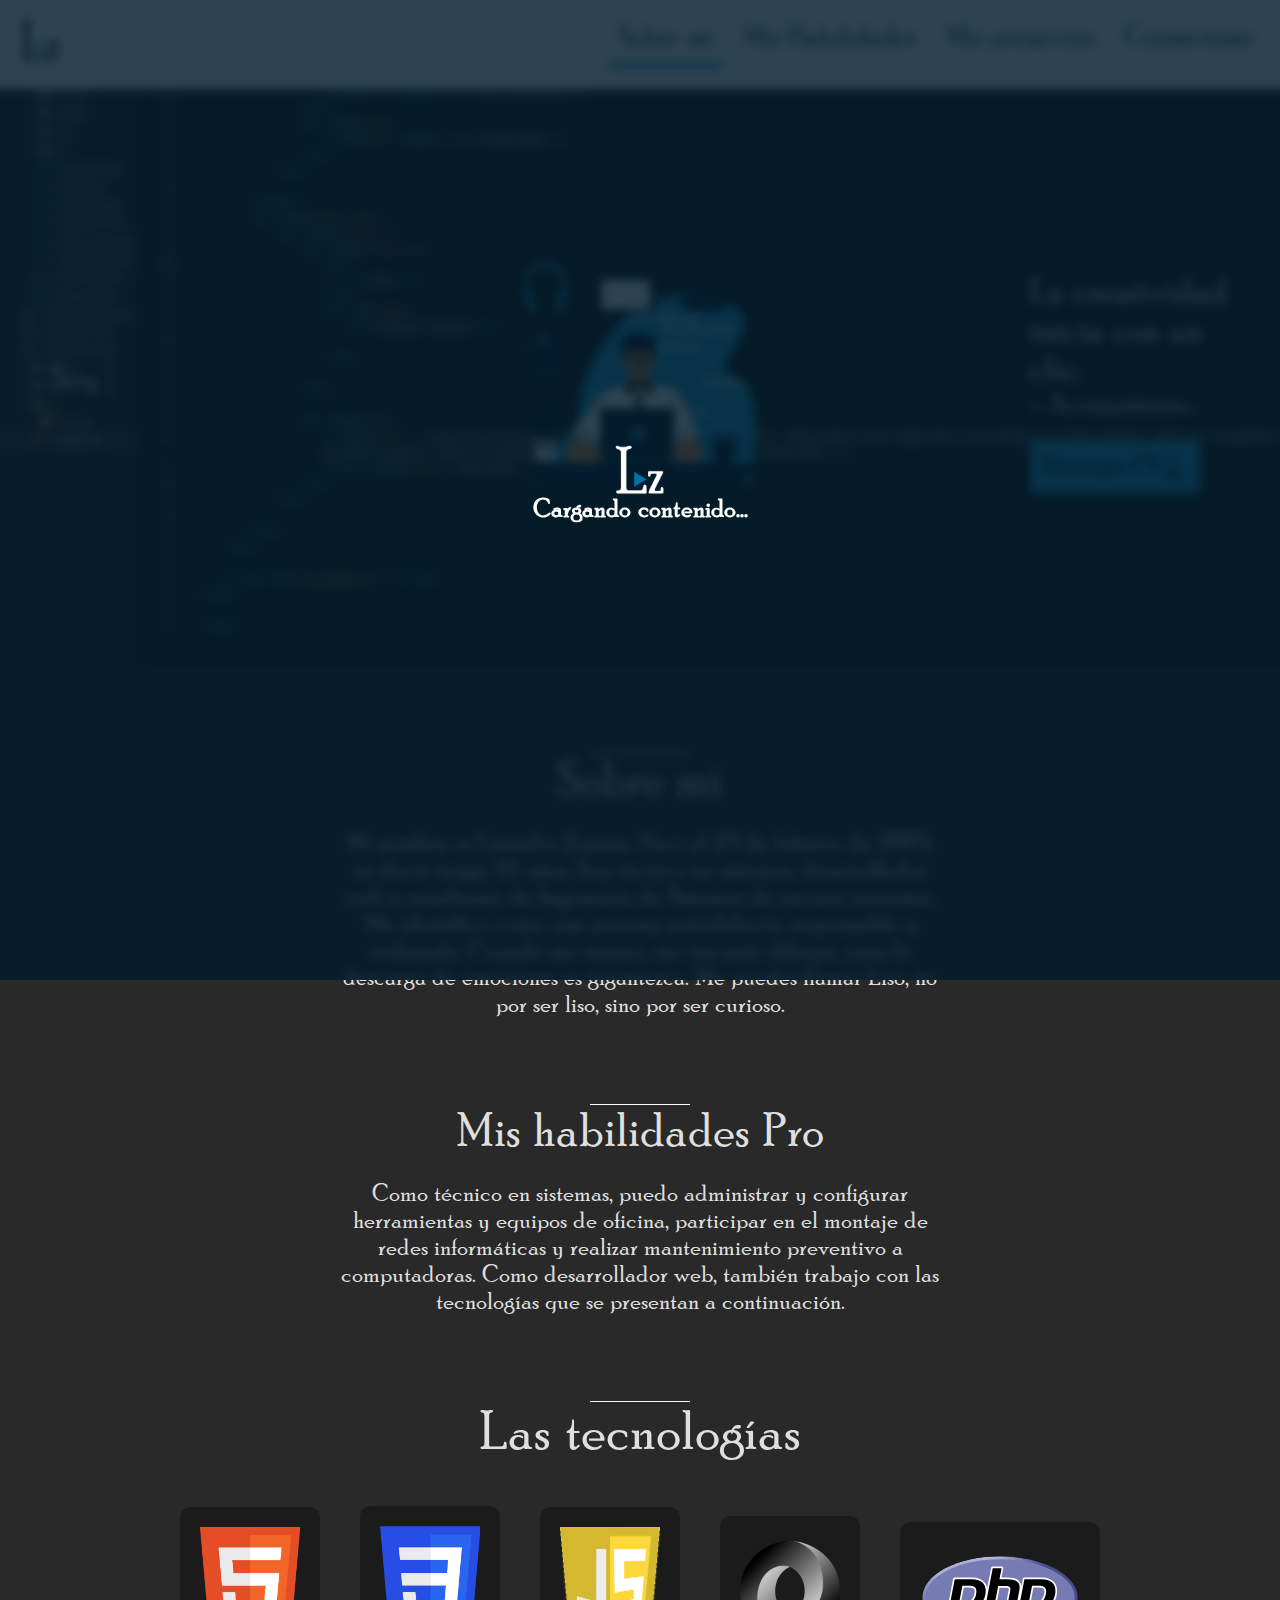
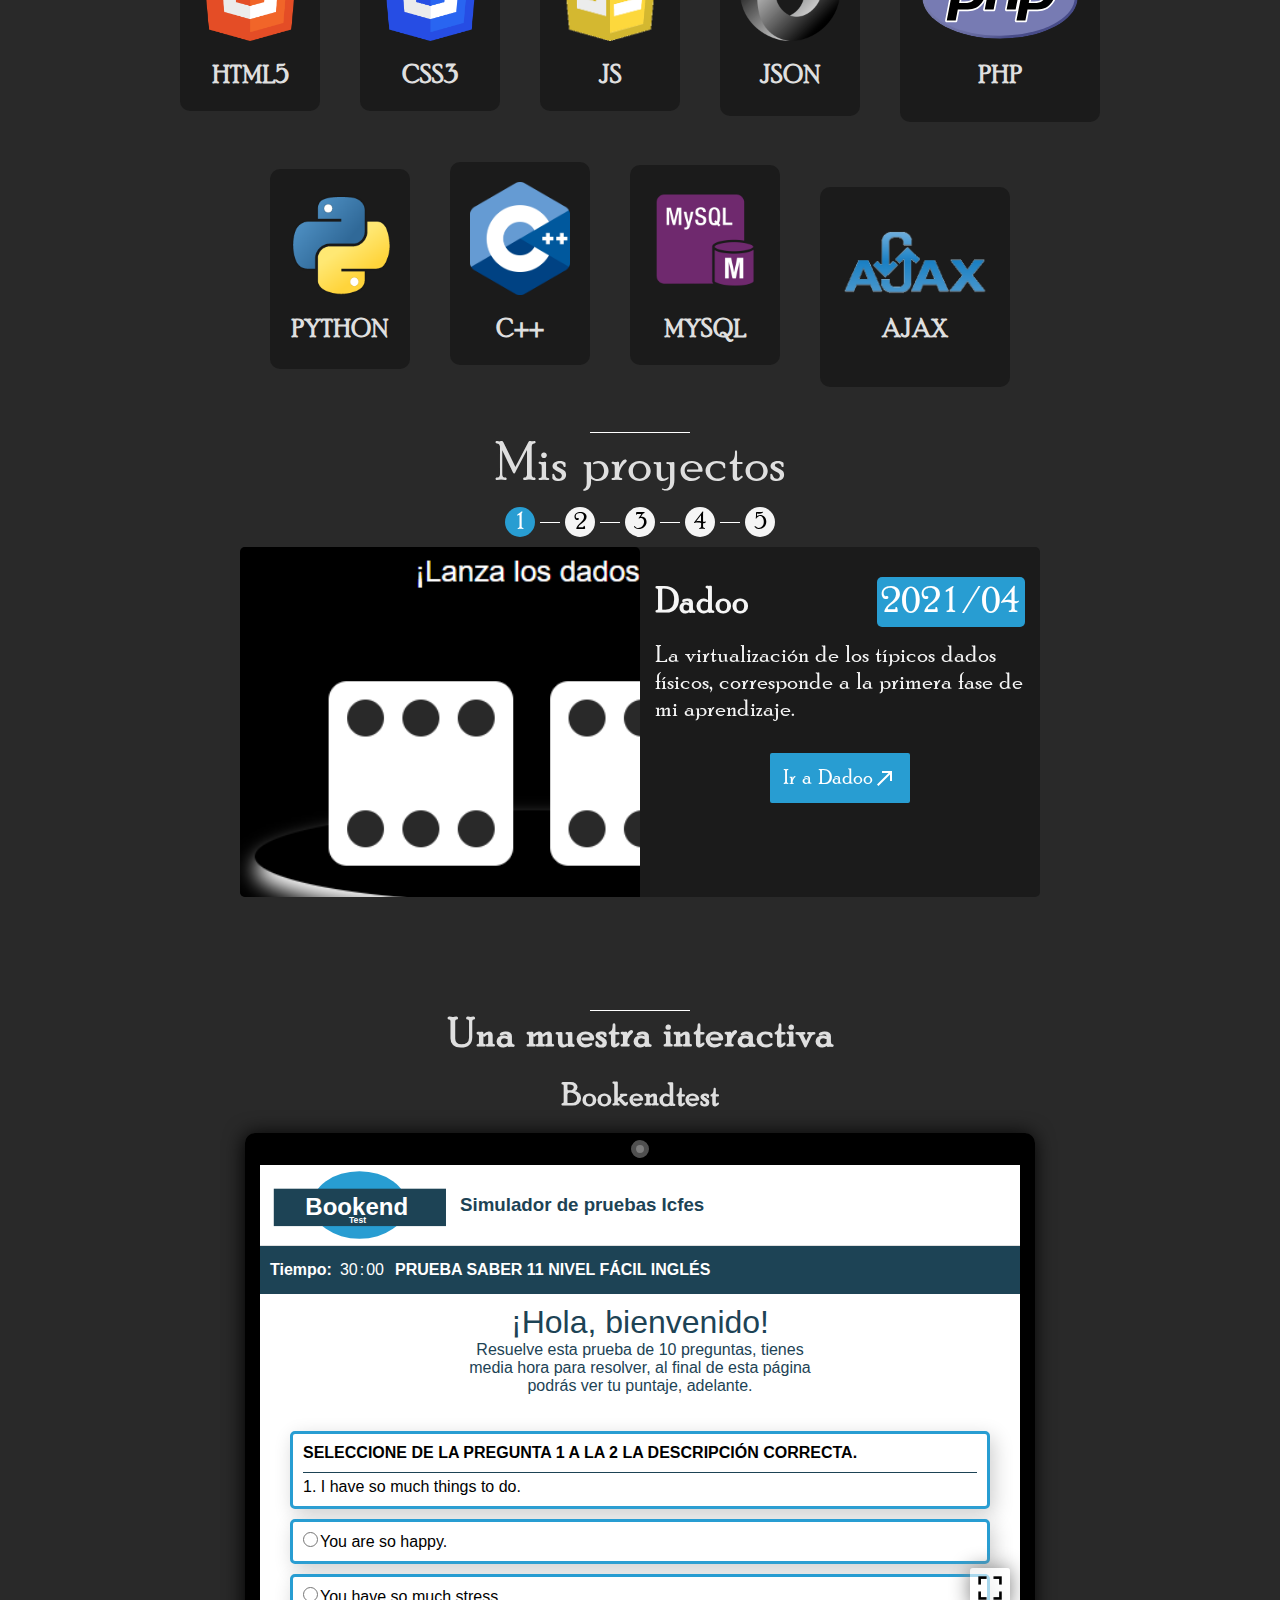
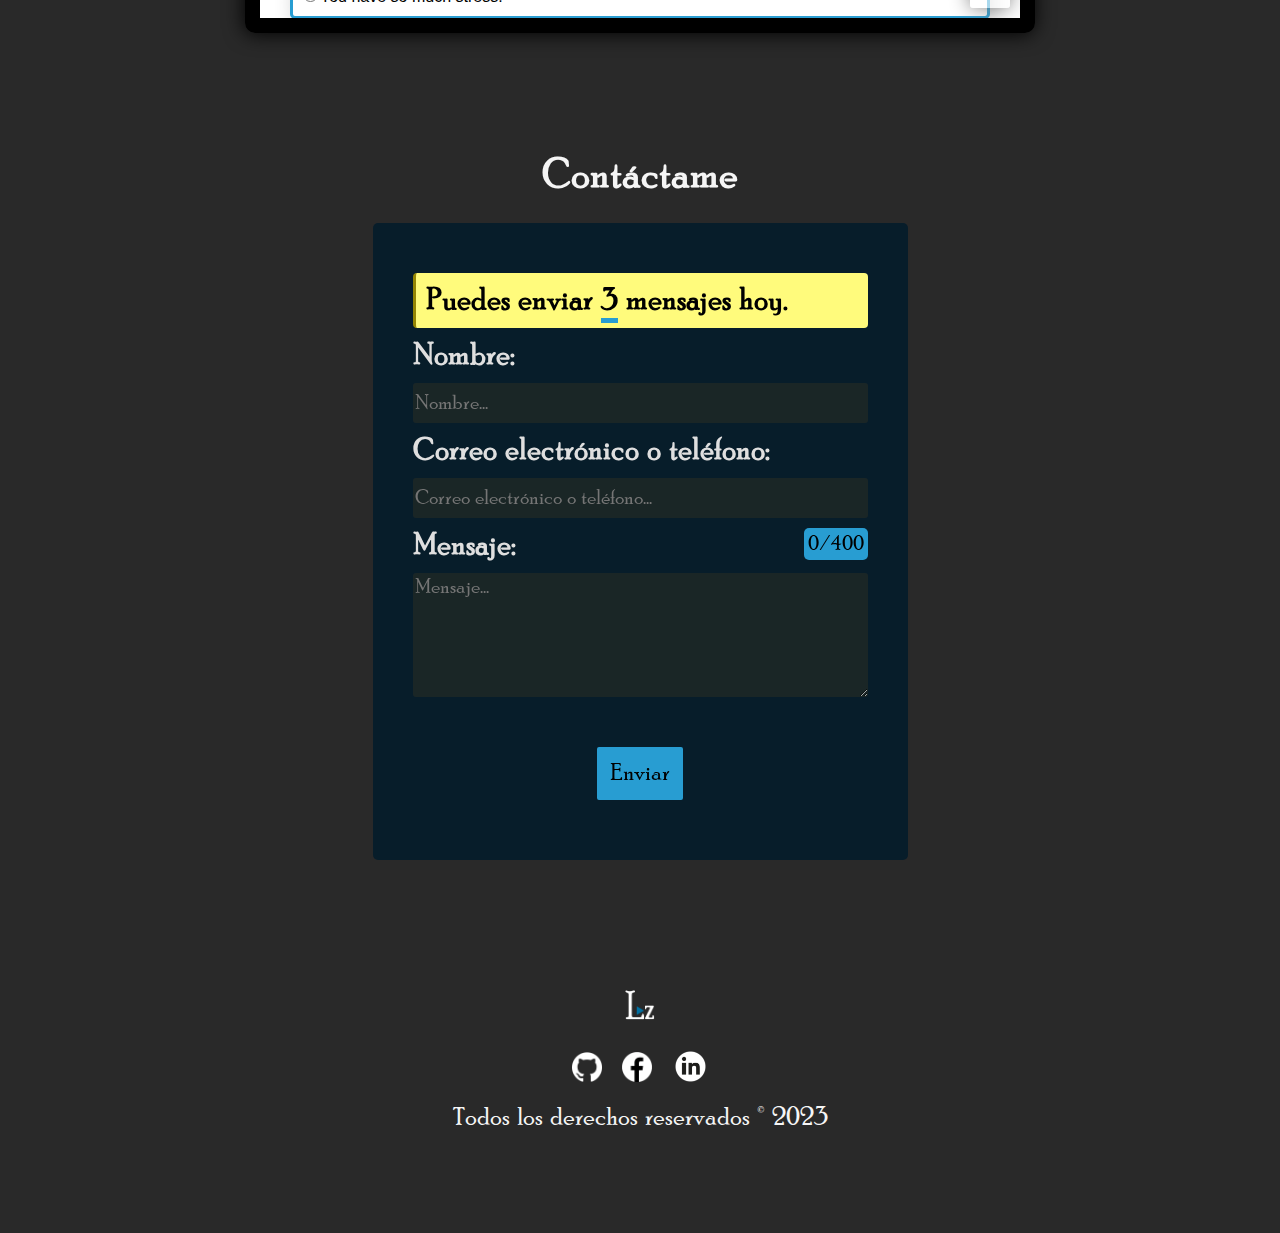
<file: index.html>
<!DOCTYPE html>
<html lang="es">

<head>
    <meta charset="UTF-8">
    <meta http-equiv="X-UA-Compatible" content="IE=edge">
    <meta name="viewport" content="width=device-width, initial-scale=1.0, maximum-scale=1.0">
    <link rel="stylesheet" href="css/index.css">
    <meta name="description" content="Este portafolio web contiene todo lo referente a Lisandro Zapata a nivel laboral.">
    <meta property="og:image" content="assets/Yo.jpg">
    <link rel="shortcut icon" href="assets/brand_white(2).png">
    <!-- Google tag (gtag.js) -->
    <script async src="https://www.googletagmanager.com/gtag/js?id=G-Q04R0W6M2F"></script>
    <script>
        window.dataLayer = window.dataLayer || [];
        function gtag() { dataLayer.push(arguments); }
        gtag('js', new Date());
        gtag('config', 'G-Q04R0W6M2F');
</script>
    <title>Lisandro Zapata | Portafolio</title>
</head>

<body>
    <div id="loading">
        <div id="progress"></div>
        <div class="sub-load">

            <img src="assets/brand_white(2).png" alt="" width="50vw">
            <h2>Cargando contenido...</h2>
        </div>


    </div>
    <div class="c">
        <header>
            <div class="m">
                <img src="assets/brand(2).png" alt="Marca_Lisandro_Zapata" width="40vw" id="ic">
            </div>
            <div class="flex c_c" role="navigation">
                <div class="cab">
                    <button id="btn_m" class="btn-5"><img src="assets/m.svg" alt="menu" width="20px"></button></div>
                <div class="ab">
                    <a href="#t1" class="a-sp t1">Sobre mí</a>
                </div>
                <div class="ab">
                    <a href="#t2" class="a-sp t2">Mis Habilidades</a>
                </div>
                <div class="ab">
                    <a href="#t3" class="a-sp t3">Mis proyectos</a>
                </div>
                <div class="ab">
                    <a href="#t4" class="a-sp t4">Contáctame</a>
                </div>

            </div>

        </header>
        <div class="ban flex" id="ban">
            <div class="flex t">
                <div class="flex pro">
                    <div>
                        <h1 class="title">Soy</h1>
                    </div>
                    <div id="name">
                        <h1 class="title prot" id="prot"></h1>
                    </div>

                </div>


                <div id="c-img">
                    <img src="assets/dep.svg" alt="Lisandro Zapata" class="ic-5" id="img-face">
                </div>
                <div class="tt">
                    <p class="dcr">
                        <H1 class="titlesub">La creatividad inicia con un clic.</H1>
                        <h2 style="font-weight: 200;">- Acompáñame...</h2>
                    </p>
                    <button class="btn-1 flex center space-between" id="btn_g">Descargar CV
                        <svg
                        width="7mm"
                        height="7mm"
                        viewBox="0 0 210 210"
                        version="1.1"
                        id="svg5"
                        inkscape:version="1.1 (c68e22c387, 2021-05-23)"
                        sodipodi:docname="download.svg"
                        xmlns:inkscape="http://www.inkscape.org/namespaces/inkscape"
                        xmlns:sodipodi="http://sodipodi.sourceforge.net/DTD/sodipodi-0.dtd"
                        xmlns="http://www.w3.org/2000/svg"
                        xmlns:svg="http://www.w3.org/2000/svg">
                       <sodipodi:namedview
                          id="namedview7"
                          pagecolor="#505050"
                          bordercolor="#eeeeee"
                          borderopacity="1"
                          inkscape:pageshadow="0"
                          inkscape:pageopacity="0"
                          inkscape:pagecheckerboard="0"
                          inkscape:document-units="mm"
                          showgrid="false"
                          inkscape:zoom="0.73406285"
                          inkscape:cx="428.43743"
                          inkscape:cy="357.59881"
                          inkscape:window-width="1920"
                          inkscape:window-height="1009"
                          inkscape:window-x="-8"
                          inkscape:window-y="-8"
                          inkscape:window-maximized="1"
                          inkscape:current-layer="layer1" />
                       <defs
                          id="defs2" />
                       <g
                          inkscape:label="Capa 1"
                          inkscape:groupmode="layer"
                          id="layer1">
                         <rect
                            style="fill:#000000;stroke:#000000;stroke-width:0.711297;stroke-linecap:round;stroke-linejoin:round;stroke-opacity:0;paint-order:markers fill stroke"
                            id="rect846"
                            width="8.0885954"
                            height="84.080887"
                            x="-70.84124"
                            y="125.90786"
                            transform="matrix(0.78263607,-0.62247955,0.75725061,0.65312442,0,0)" />
                         <rect
                            style="fill:#000000;stroke:#000000;stroke-width:0.716872;stroke-linecap:round;stroke-linejoin:round;stroke-opacity:0;paint-order:markers fill stroke"
                            id="rect928"
                            width="8.0947971"
                            height="85.339806"
                            x="199.35733"
                            y="-22.632151"
                            transform="matrix(0.73326117,0.6799471,-0.76763674,0.64088519,0,0)" />
                         <rect
                            style="fill:#000000;stroke:#000000;stroke-width:0.81731;stroke-linecap:round;stroke-linejoin:round;stroke-opacity:0;paint-order:markers fill stroke"
                            id="rect1156"
                            width="11.332726"
                            height="158.33167"
                            x="98.044289"
                            y="17.40918" />
                         <rect
                            style="fill:#000000;stroke:#000000;stroke-width:1.209;stroke-linecap:round;stroke-linejoin:round;stroke-opacity:0;paint-order:markers fill stroke"
                            id="rect1373"
                            width="121.46723"
                            height="11.894418"
                            x="43.252426"
                            y="188.07907" />
                       </g>
                     </svg>
                    </button>

                </div>
            </div>

        </div>
        <div class="tut" id="t1">
            <div class="par">
                <div class="title-5">
                    <h1 class="t-i">Sobre mí</h1>
                </div>
                <p>Mi nombre es Lisandro Zapata. Nací el 23 de febrero de 2005, es decir, tengo <span id="ag"></span> años. Soy técnico en sistemas, desarrollador web y estudiante de Ingeniería de Sistemas de <span id="s_carr_or"></span>.<!-- becado por <a href="https://www.utb.edu.co/blog/noticias/refineria-de-cartagena-y-la-utb-entregan-becas/" class="">@BecasConCorazón</a> de la Refinería de Cartagena y la UTB.--> Me identifico como una persona autodidacta, responsable y ordenada. Cuando me inspiro, me encanta dibujar, pues la descarga de emociones es gigantezca. Me puedes llamar Liso, no por ser liso, sino por ser curioso.</p>
            </div>

        </div>
        <div class="tut" id="t2">
            <div class="par">
                <div class="title-5">
                    <h1 class="t-i">Mis habilidades Pro</h1>
                </div>
                <p>Como técnico en sistemas, puedo administrar y configurar herramientas y equipos de oficina, participar en el montaje de redes informáticas y realizar mantenimiento preventivo a computadoras. Como desarrollador web, también trabajo con las tecnologías que se presentan a continuación. </p>
            </div>

        </div>

        <div class="skills">
            <div class="title-5">
                <h1 class="t-i"> Las tecnologías</h1>
            </div>
            <div class="wrap">
                <div class="element tc flex column center" id="tc1">
                    <img src="assets/html.png" alt="HTML" srcset="" width="100vw"><br>
                    <h2>HTML5</h2>
                </div>
                <div class="element tc flex column center" id="tc2">
                    <img src="assets/css.png" alt="CSS" srcset="" width="100vw"><br>
                    <h2>CSS3</h2>
                </div>
                <div class="element tc flex column center" id="tc3">
                    <img src="assets/js.png" alt="JS" srcset="" width="100vw"><br>
                    <h2>JS</h2>
                </div>
                <div class="element tc flex column center" id="tc4">
                    <img src="assets/json.png" alt="JSON" srcset="" width="100vw"><br>
                    <h2>JSON</h2>
                </div>
                <div class="element tc flex column center" id="tc5">
                    <img src="assets/php.svg" alt="PHP" srcset="" width="160vw"><br>
                    <h2>PHP</h2>
                </div>
                <div class="element tc flex column center" id="tc6">
                    <img src="assets/py.png" alt="Python" srcset="" width="100vw"><br>
                    <h2>PYTHON</h2>
                </div>
                <div class="element tc flex column center" id="tc7">
                    <img src="assets/c++.svg.png" alt="C++" srcset="" width="100vw"><br>
                    <h2>C++</h2>
                </div>
                <div class="element tc flex column center" id="tc8">
                    <img src="assets/mysql.png" alt="MYSQL" srcset="" width="110vw"><br>
                    <h2>MYSQL</h2>
                </div>
                <div class="element tc flex column center" id="tc9">
                    <img src="assets/ajax.png" alt="AJAX" srcset="" width="150vw"><br>
                    <h2>AJAX</h2>
                </div>

            </div>
        </div>


        <div class="skills" id="t3">
            <div class="title-5">
                <h1 class="t-i">Mis proyectos</h1>
            </div>

            <div class="content-slider">
                <iframe title="slider" src="slider.html" frameborder="0" class="slider"></iframe>
            </div>
            <div id="app_bookendtest">
                
                <h2 class="title-5">Una muestra interactiva</h2>
                <h3>Bookendtest</h3>
                <div class="cam"></div>
                <iframe src="assets/muestra_bookendtest/" id="app_b_test"></iframe><br><br>
            </div>

        </div>
        <br><br><br>

        <div class="c-form" id="t4">
            <div class="bdrp" id="bdrp">
                <h1>Contáctame</h1><br>
                <form action="" method="post" class="form-1" id="contact-form">
                    <div class="code suggestion">
                        <h2>Puedes enviar <span id="cont" class="sbr">3</span> mensajes hoy.</h2>
                    </div>


                    <h2 class="title-sp">Nombre:</h2>
                    <input type="text" name="name" class="input" placeholder="Nombre...">
                    <h2 class="title-sp">Correo electrónico o teléfono:</h2>
                    <input type="email" name="email" class="input" placeholder="Correo electrónico o teléfono...">
                    <div class="flex space-between">
                        <div>
                            <h2 class="title-sp">Mensaje:</h2>
                        </div>

                        <div>
                            <span><div class="time"><span  id="le">0</span>/400</div>
                        </span>
                    </div>

            </div>
            <textarea name="msg" cols="50" rows="5" style="width: 100%;" class="input" placeholder="Mensaje..."></textarea>
            <div id="sgt">
            </div><br>
            <button type="submit" id="btn_s" class="btn-1">Enviar</button>
            </form>
        </div>

    </div>
    <button id="b_top" title="Scroll to top">Subir ↑</button>
    <footer>                
        <img src="assets/brand_white(2).png" alt="" width="30vw">

        <div class="flex center margin-top-10px flex-column">
            <div class="flex center">
                <br>
                <div class="m">
                    <a href="https://github.com/LisoProgrammer" class="a-normal net">
                        <img src="assets/github_logo.png" alt="Logo de Github" width="30vw">
                    </a>
                </div>
                <div class="m">
                    <a href="https://www.facebook.com/lisandroez.paternina/" class="a-normal net">
                        <img src="assets/f.png" alt="Logo de Facebook" width="30vw">
                    </a>
                </div>
                <div class="m">
                    <a href="https://www.linkedin.com/in/lisandro-zapata-paternina-769611263/" class="a-normal net">
                        <img src="assets/linkedin.png" alt="Logo de Linkedin" width="37vw">
                    </a>
                </div>
            </div>
            <div>        
                Todos los derechos reservados © 2023
                <!--<p class="par" style="margin: auto;">Las imágenes tomadas de otras marcas son utilizadas únicamente para indicar relación con las habilidades laborales e/o incorporar en el diseño de este sitio web, todas bajo la licencia<a href="https://creativecommons.org/licenses/?lang=es" class="a-sp" style="color: #fff">Creative Commons.</a></p>-->
            </div>
            
            
        </div>

    </footer>
    <br>
    <br>

    </div>
    <div class="menu closed" id="menu" role="menu">
        <div class="c-menu closed" id="sub-menu">
            <div class="sub-h">
                <div class="m">
                    <img src="assets/brand(2).png" alt="Brand" width="40vw" id="ic">
                </div>
                <div class="flex">
                    <div class="flex center">
                        <b>Lisandro Zapata</b>
                    </div>
                    <button class="btn-2" id="btn-c">
                        <img src="assets/close.png" width="25px" id="img-close">
                    </button>
                </div>

            </div>
            <nav>
                <ul>
                    <li>
                        <h4>Menú</h4>
                    </li>
                    <li>
                        <a href="#t1" class="a-sp t1">Sobre mí</a>
                    </li>
                    <li>
                        <a href="#t2" class="a-sp t2">Mis Habilidades</a>
                    </li>
                    <li>
                        <a href="#t3" class="a-sp t3">Mis Proyectos</a>
                    </li>
                    <li>
                        <a href="#t4" class="a-sp t4">
                          Contáctame
                        </a>
                    </li>
                </ul>
            </nav>
        </div>

    </div>


    <script src="js/typed.js" defer ></script>
    <script src="js/index.js"></script>
    <script src="js/date.js"></script>

</body>

</html>
</file>
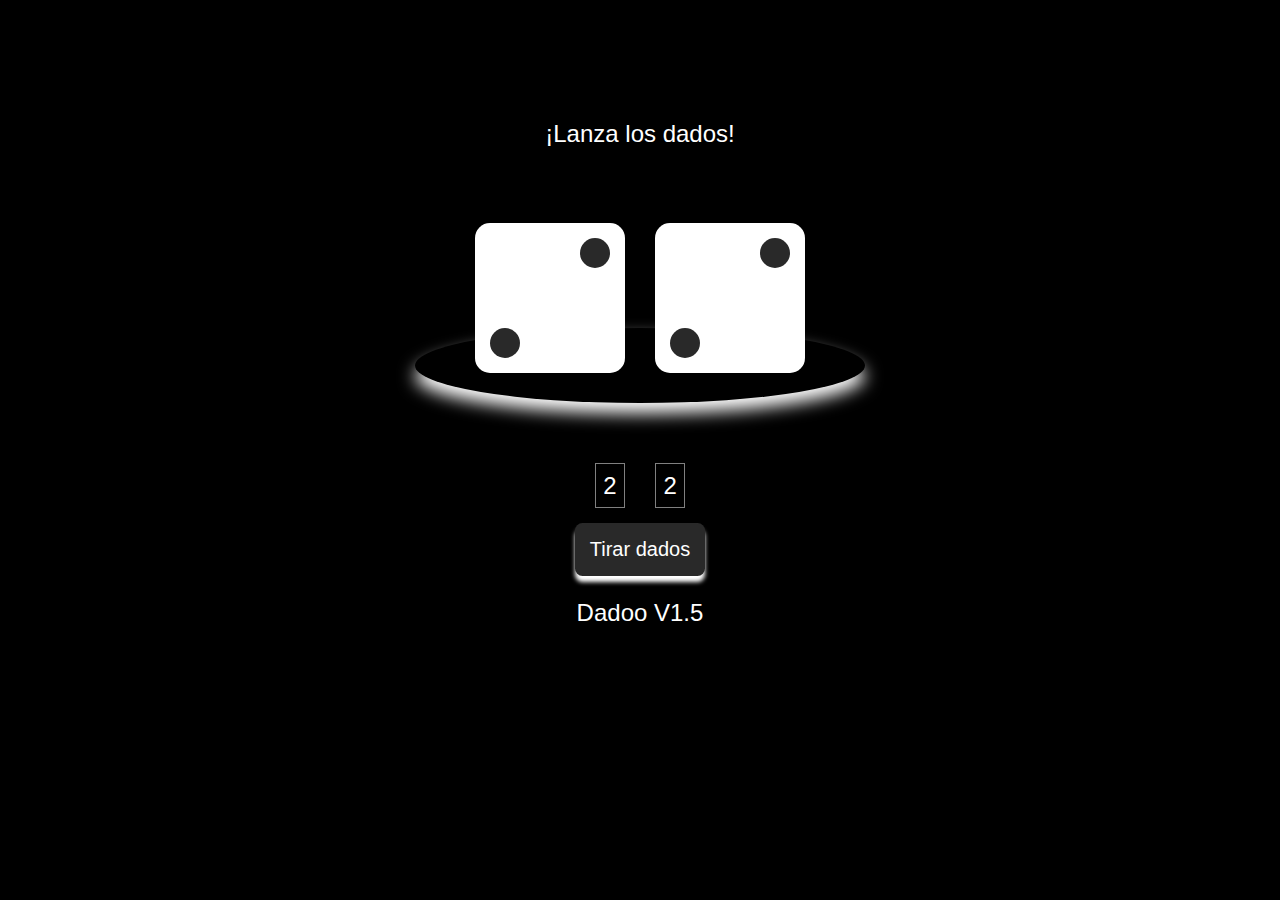
<file: assets/dadoo/index.html>
<!DOCTYPE html>
<html lang="es">

<head>
    <meta charset="UTF-8">
    <meta http-equiv="X-UA-Compatible" content="IE=edge">
    <meta name="description" content="Dadoo. Tira del dado y juega con tus amigos a cualquier juego de mesa.">
    <meta name="viewport" content="width=device-width, initial-scale=1.0,maximum-scale=1.0">
    <title>Dadoo</title>
    <link rel="stylesheet" href="css/index.css">
</head>

<body>
    <div class="n" style="margin-top: 80px;">¡Lanza los dados!</div>
    <div class="conj" id="n">
        <div class="container" id="com" aria-label="dado">

            <div class="punto deleted"></div>
            <div class="punto"></div>
            <div class="punto"></div>
            <div class="punto black"></div>
            <div class="punto"></div>
            <div class="punto"></div>
            <div class="punto"></div>
            <div class="punto black"></div>
            <div class="punto"></div>
            <div class="punto"></div>
        </div>
        <div class="container" id="com2" aria-label="dado">

            <div class="punto2 deleted"></div>
            <div class="punto2"></div>
            <div class="punto2"></div>
            <div class="punto2 black"></div>
            <div class="punto2"></div>
            <div class="punto2"></div>
            <div class="punto2"></div>
            <div class="punto2 black"></div>
            <div class="punto2"></div>
            <div class="punto2"></div>
        </div>
    </div>
    <div class="plat"></div>

    <div class="conj">
        <p id="result" aria-label="Valor obtenido aleatoriamente">2</p>
        <p id="result2" aria-label="Valor obtenido aleatoriamente">2</p>
    </div>


    <button id="btn">Tirar dados <br></button>
    <!--<div class="n" id="int">Intento(s): 0</div>-->
    <div class="n">Dadoo V1.5</div>

    <audio src="assets/tt_(1).mp3" id="adu"></audio>

    <script type="text/javascript" src="js/index.js">
    </script>

</body>

</html>
</file>
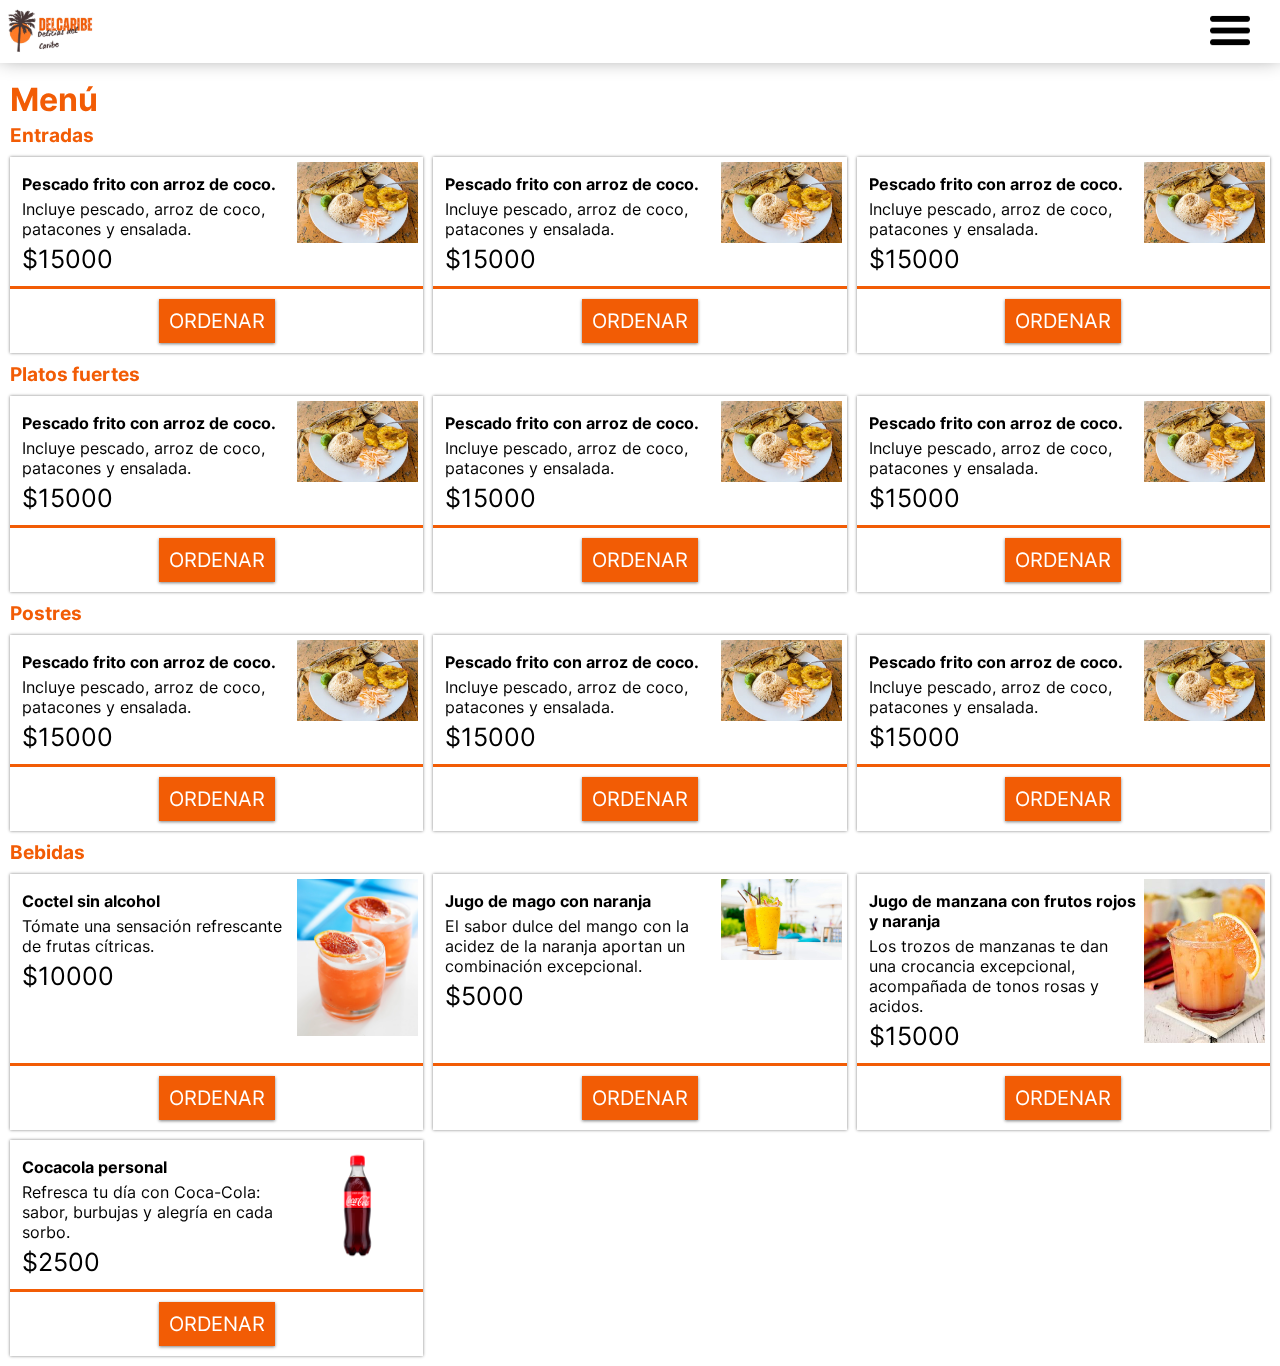
<file: assets/delcaribe/index.html>
<!DOCTYPE html>
<html lang="es">
<head>
    <meta charset="UTF-8">
    <meta name="viewport" content="width=device-width, initial-scale=1.0, maximum-scale=1.0">
    <link rel="stylesheet" href="css/index.css">
    <link rel="stylesheet" href="css/media-query.css">
    <title>Del Caribe | Menú</title>
</head>
<body>
    <header>
        <div class="h-ele">
            <img src="assets/delcaribe_logo.jpg" alt="Logo" width="100%">
        </div>
        <div class="h-ele">
            <button id="bmenu">
                <img src="assets/menu.png" alt="bmenu" width="60%">
            </button>
        </div>
    </header>
    <div class="cloader" id="cloader">
        <div class="loader">
            <img src="assets/delcaribe_logo.jpg" alt="Logo" width="80px">
        </div>
        <p>Cargando menú...</p>
    </div>
    <div class="capa_pri" id="capa_pri">
        <div class="capa_sec" id="capa_sec">
            <div class="subheader">
                <div>
                    <h3>Ordenar</h3>
                </div>
                <div>
                    <button class="button_closer" id="closer_orden">×</button>
                </div>
            </div>
            <div>
                <div class="flex space-between">
                    <div><h4>Nombre del producto: </h4></div>
                    <div><h4 id="name_prod"></h4></div>
                </div>
                
                <div class="flex space-between">
                    <div>
                      <h4>Precio: </h4>  
                    </div>
                    <div class="flex" style="width: auto !important;">
                        <div>
                            <h4>$</h4>
                        </div>
                        <div>
                            <h4 id="precio">0</h4>
                        </div>
                        
                    </div>
                </div>
            </div>
            <form action="https://depauperate-adaptio.000webhostapp.com/delcaribe_response_prod_selected.php" method="get" id="form-ordenar">
                <div>
                    <h4>Mesa</h4>
                    <div class="alert inv" id="alert_mesa">
                    </div>
                    <select name="mesa" id="select_mesa">
                        
                    </select>
                </div>
                <div>
                    <div class="flex space-between" style="width: auto !important;">
                        <div>
                            <h4>Total: </h4>
                        </div>
                        <div class="flex" style="width: auto !important;">
                            <div >
                                <h4>$</h4>
                            </div>
                            <div>
                               <h4 id="total">0</h4> 
                            </div>
                        </div>
                    </div>
                    
                    
                    <h4>Cantidad</h4>
                    <div class="alert inv" id="alert_cantidad">
                    </div>
                    <input type="number" name="cant" id="cant" min="0" value="0">
                </div>
                <div class="alert inv" id="alert_form_sent_qual">

                </div>
                <div class="flex center">
                   <input type="submit" value="ORDENAR"> 
                </div>
                <input type="datetime-local" name="datetime" id="datetime-local" hidden>
                <input type="text" name="code_prod" id="input_code" hidden>
            </form>

        </div>
    </div>
    <div class="content">
        <h1>Menú</h1>
        <h3>Entradas</h3>
        <div id="ent">
            <!--<div class="tar">
                <div class="subcontent">
                    <div class="ctext">
                        <h4>Pescado frito con arroz de coco</h4>
                        <p class="des">
                        Incluye pescado, arroz de coco, patacones y ensalada.
                        </p> 
                        <div class="cprecio">
                            <p>$</p>
                            <p class="precio">15,000</p>
                        </div>
                    </div>
                    <div class="cimg">
                        <img src="menu/assets/ent01.webp" alt="plato" width="100%">
                    </div>
                </div>
                <div class="cbutton">
                    <button class="ord">ORDENAR</button>
                </div>
                
            </div>-->
        </div>

        <h3>Platos fuertes</h3>
        <div id="plf"></div>

        <h3>Postres</h3>
        <div id="pos"></div>

        <h3>Bebidas</h3>
        <div id="beb"></div>
    </div>
    <footer>
        
    </footer>
    <script async src="js/index.js"></script>
    <script src="js/menu_header.js"></script>
</body>
</html>
</file>
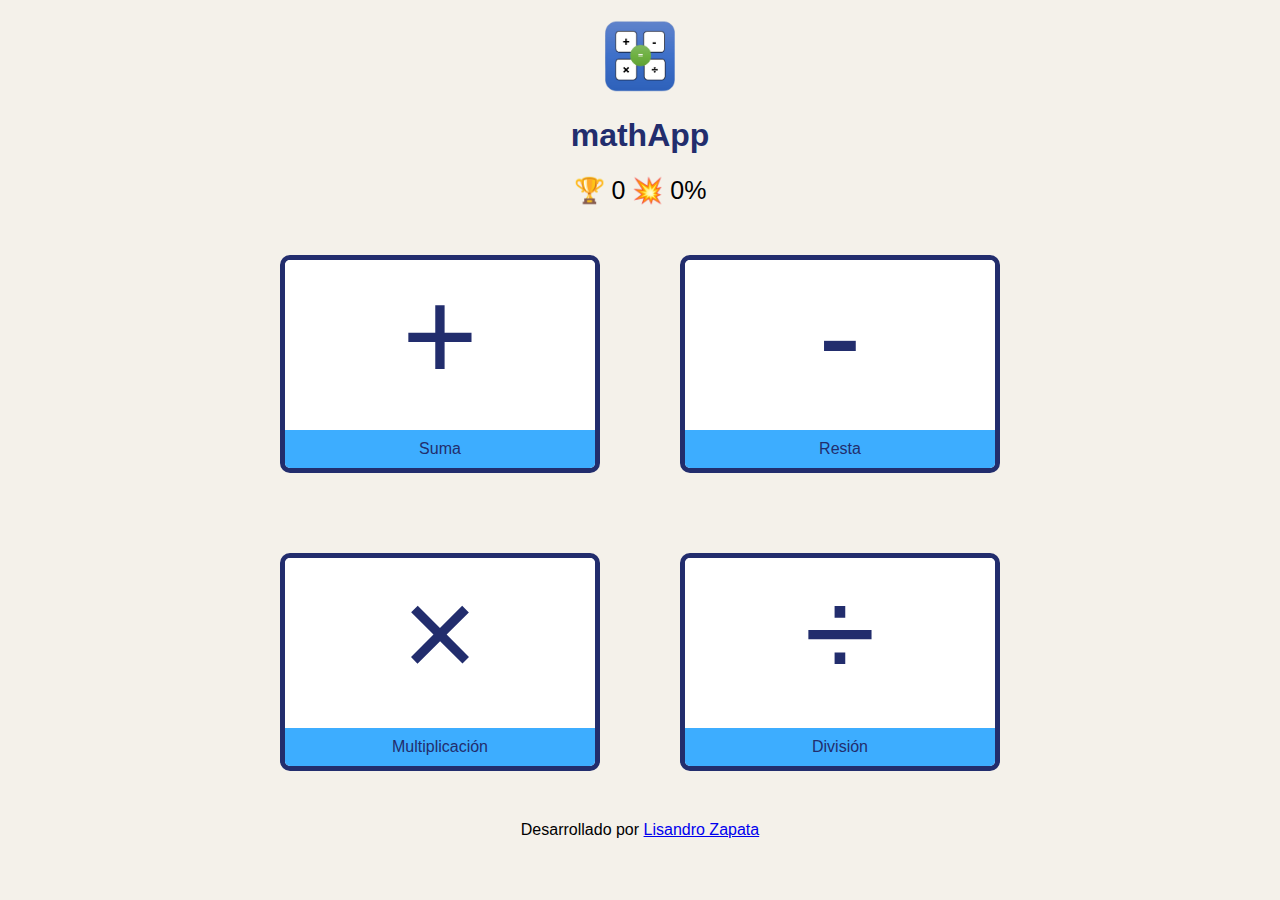
<file: assets/mathApp/index.html>
<!DOCTYPE html>
<html>

<head>
    <meta charset="UTF-8">
    <meta name="viewport" content="width=device-width, initial-scale=1, maximum-scale=1,user-scalable=no">
    <link rel="stylesheet" href="style.css" type="text/css" />
    <link rel="shortcut icon" href="logo.png" type="image/x-icon">
    <style type="text/css" media="all">
      .box{
        display: flex;
        flex-wrap: wrap;
        width: 90%;
        margin: 10px auto;
        max-width: 800px;
      }
      .sub-box{
        
        width: 40%;
        border: 5px solid #222d6d;
        border-radius: 10px;
        margin: 5%;
        text-align: center;
        color: #222d6d;
        background: white;
        transition: 0.3s;
        cursor: pointer;
      }
      .sub-box:hover{
        transform: scale(1.1);
      }
      .sym{
        width: 100%;
        height: 170px;
        background: white;
        border-top-left-radius: 5px;
        border-top-right-radius: 5px;
        font-size: 130px;
        color: #222d6d;
        pointer-events: none;
      }
      .name{
        padding: 10px;
        background: #3DADFF;
        border-bottom-left-radius: 5px;
        border-bottom-right-radius: 5px;
      }
      .box_p{
        font-size: 25px;
      }

    </style>
    <title>mathApp</title>
</head>

<body>
  <center><img src="logo.png" alt="" srcset="" width="70px" style="margin-top: 20px;"></center>
 <h1 style="color: #222d6d; text-align: center">mathApp</h1>
 <center>
  <div class="box_p">
    🏆
    <span id="p_total">0</span>
    💥
    <span id="racha">0</span>%
  </div>
 </center>
<div class="box">
  
  <div class="sub-box" id="t1">
    <div class="sym">
      +
    </div>
    <div class="name">
      Suma
    </div>
  </div>
  
  <div class="sub-box" id="t2">
    <div class="sym">
      -
    </div>
    <div class="name">
      Resta
    </div>
  </div>
  <div class="sub-box" id="t3">
  <div class="sym">
    ×
  </div>
  <div class="name">
    Multiplicación
  </div>
  </div>
  <div class="sub-box" id="t4">
    <div class="sym">
      ÷
    </div>
    <div class="name">
      División
    </div>
  </div>
</div>
<div style="text-align: center ">
  Desarrollado por <a href="https://lisoprogrammer.github.io/portfolio/">Lisandro Zapata</a>
  
</div><br><br>
<script type="text/javascript" charset="utf-8">
  if(!localStorage.getItem("puntos")){
    localStorage.setItem("puntos",0)
  }
  if(!localStorage.getItem("racha")){
    localStorage.setItem("racha",0)
    localStorage.setItem("intents",0)
    localStorage.setItem("win",0)
  }
  window.addEventListener("storage",()=>{
  if(!localStorage.puntos || !localStorage.racha){
    window.location.href="./index.html"
  }
})
puntos = localStorage.getItem("puntos")
racha = localStorage.getItem("racha")
caja_p = document.getElementById("p_total")
caja_r = document.getElementById("racha")
caja_r.innerHTML = racha
caja_p.innerHTML = puntos
let operaciones = ["suma","resta","mult","div"]
  for(let i = 0; i<4; i++){
    document.getElementsByClassName("sub-box")[i].addEventListener('click',function(){
      //window.location.href="t"+i+".html"
      window.location.href="t0.html"
      window.localStorage.setItem("op",operaciones[i])
    })
    
    
    }

</script>
</body>

</html>
</file>
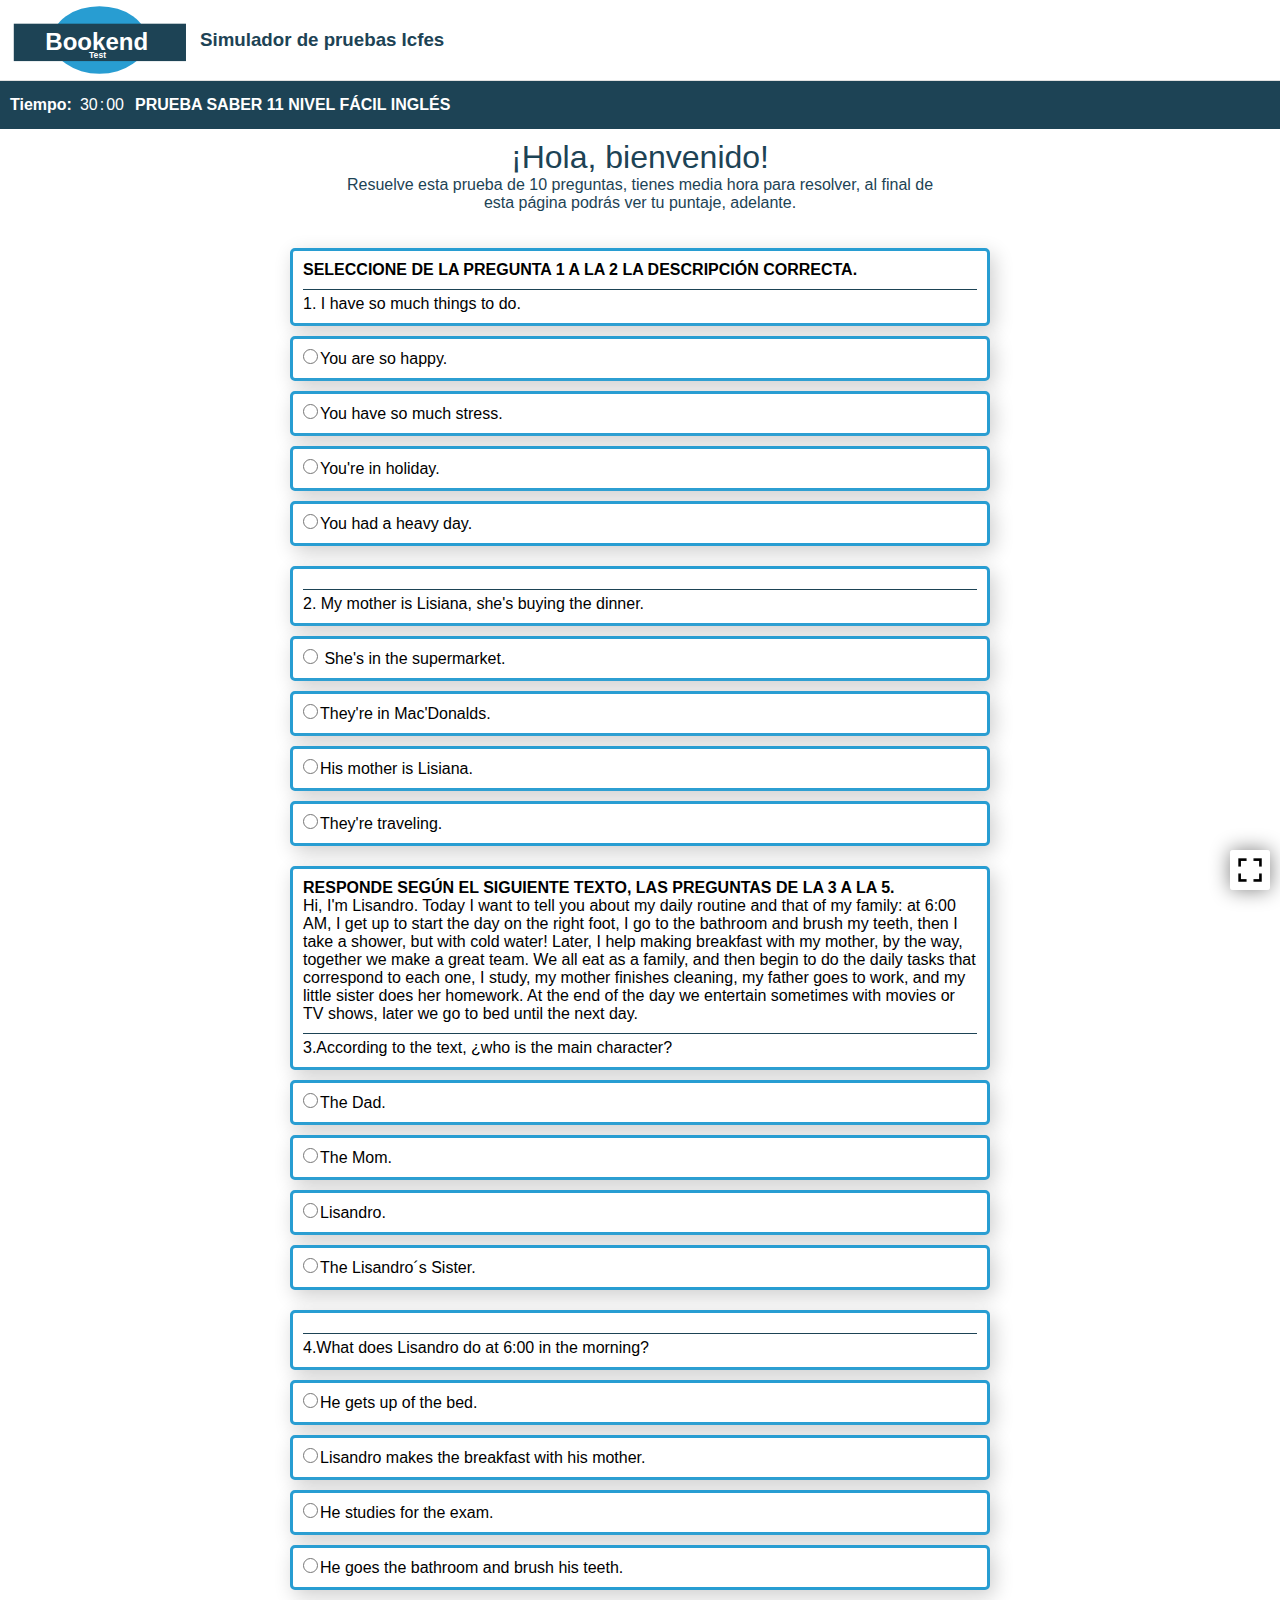
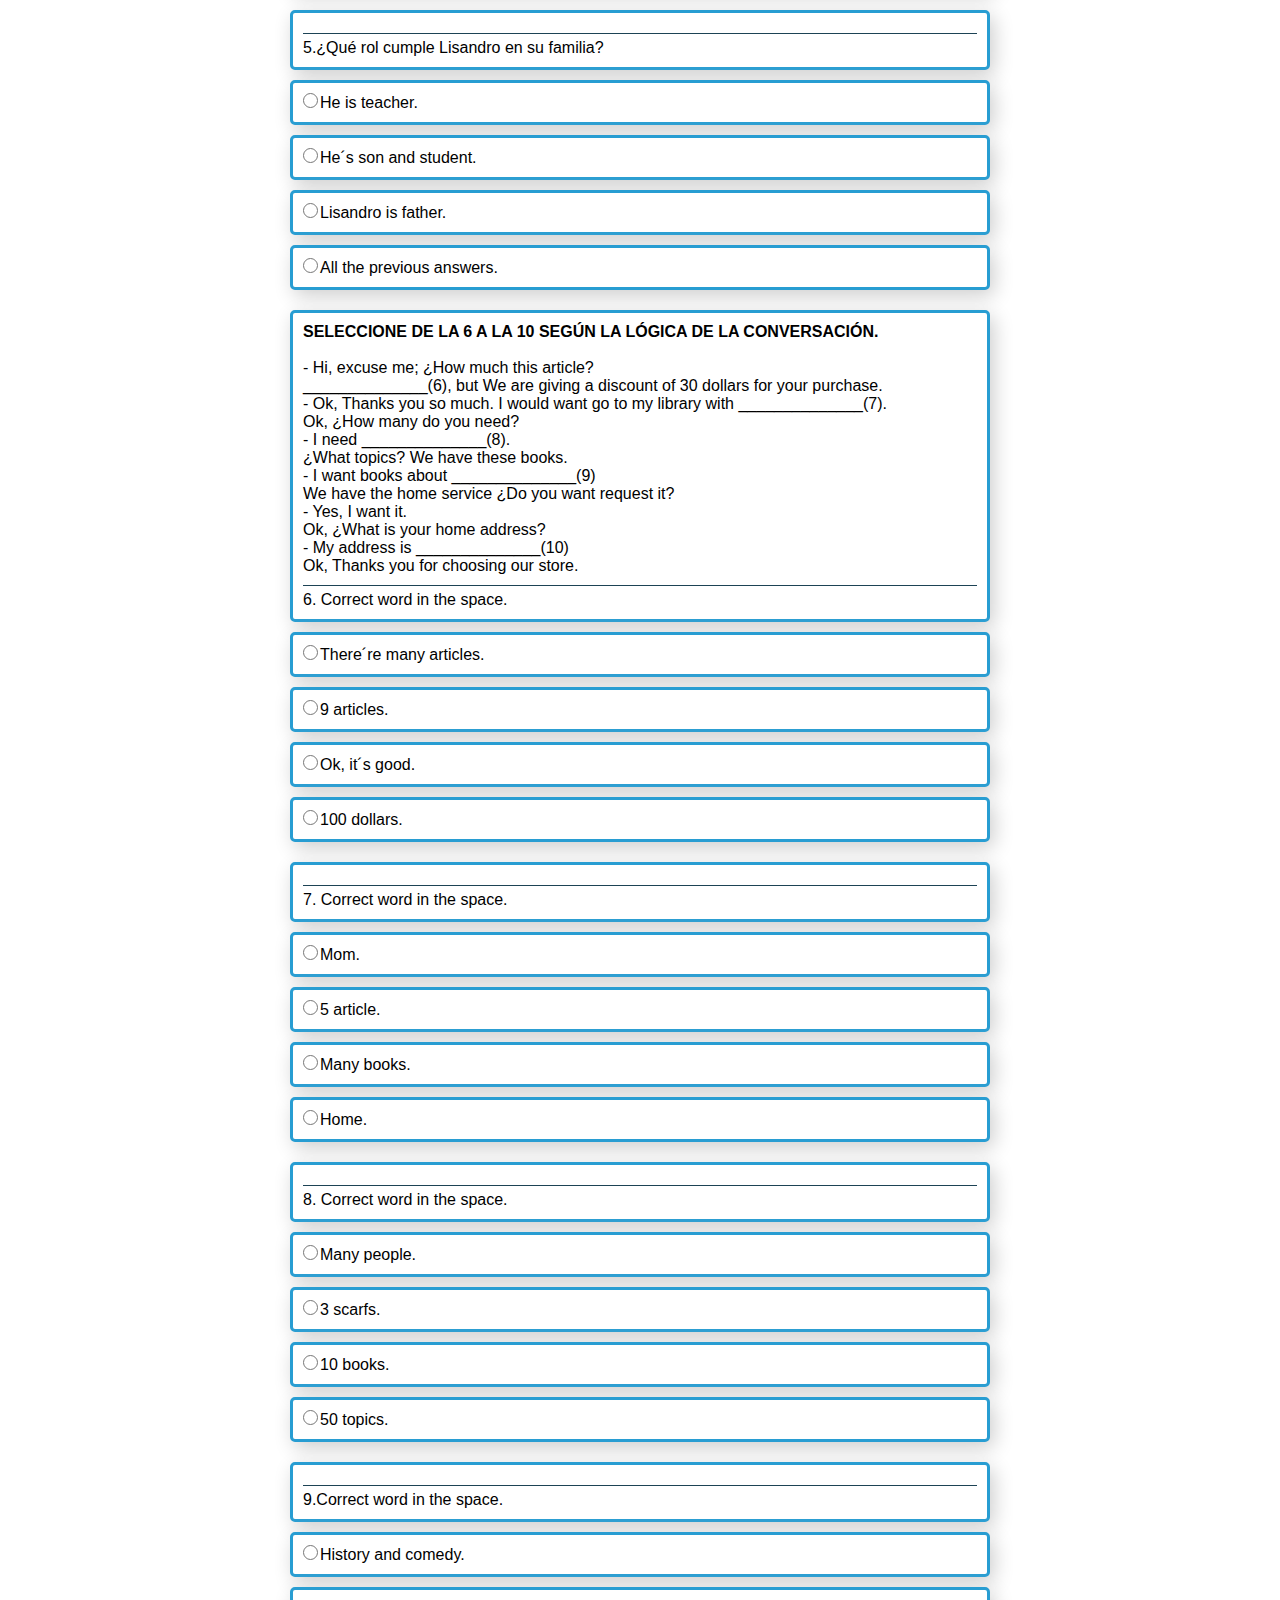
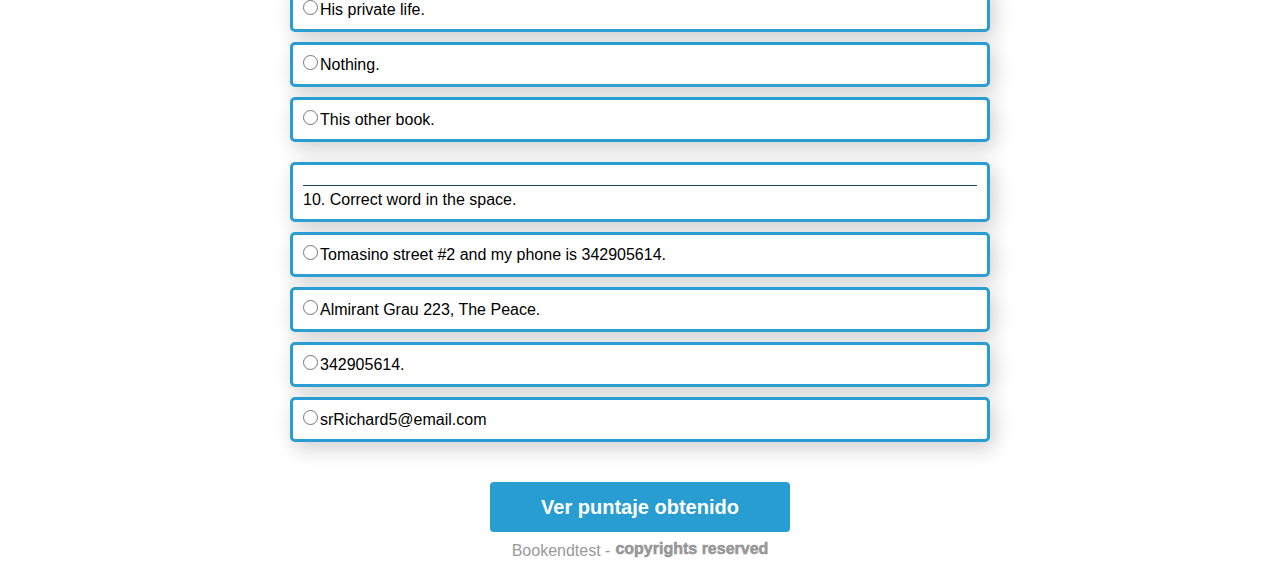
<file: assets/muestra_bookendtest/index.html>
<!DOCTYPE html>
<html lang="es">

<head>
    <meta charset="utf-8">
    <meta http-equiv="cache-control" content="no-cache">
    <meta http-equiv="pragma" content="no-cache">
    <link rel="stylesheet" type="text/css" href="css/design-test-all.css">
    <link rel="stylesheet" type="text/css" href="css/change-class.css">
    <link rel="stylesheet" type="text/css" href="css/style-select-test11.css">
    <meta name="viewport" content="width=device-width, initial-scale=1, maximum-scale=1" />
    <meta name="theme-color" content="#1d4355 ">
    <link rel="stylesheet" type="text/css" href="css/index-v2.css">
    <link rel="stylesheet" type="text/css" href="css/media-query.css">
    <link rel="shortcut icon" href="https://pressly.000webhostapp.com/sources/Link-icon%20(2).png">
    <title>Prueba fácil - Inglés - Bookend test</title>
    <style>
        #fs-controller{
            width: 40px;
            height: 40px;
            position: fixed;
            right: 10px;
            bottom: 10px;
            background: rgba(255, 255, 255, 0.60);
            border-radius: 3px;
            border: none;
            z-index: 1500;
            padding: 0;
            box-shadow: 0px 0px 20px 0px grey;
            cursor: pointer;
        }
        #icon-fs{
            width: 100%;
            height: 100%;
        }
        :not(:root):fullscreen::backdrop{
            background: rgb(255, 255, 255);
        }
    </style>
</head>

<body>
    <button id="fs-controller" title="Pantalla completa">
        <img src="resources/open_fs.png" alt="" id="icon-fs">
    </button>
    <header id="header1">
        <div class="c-icon">
            <img src="resources/logo-bookend-test.svg" class="icon" alt="logo-bookend" focusable="false">
        </div>

        <div class="name">
            <h3 aria-label="app">Simulador de pruebas Icfes</h3>
        </div>
    </header>
    <div class="time-others" id="header2">

        <p class="names">Tiempo:</p>

        <div class="c-t">

            <!--<span class="time" id="h">01</span>
						<span class="time">:</span>-->
            <span class="time" id="m">30</span>
            <span class="time">:</span>
            <span class="time" id="s">00</span>
        </div>


        <!--</span>-->

        <h3 id="title">PRUEBA SABER 11 NIVEL FÁCIL INGLÉS</h3>

    </div>
    <div class="we">
        <p class="title" style="font-size: 2em ;">¡Hola, bienvenido!</p>
        Resuelve esta prueba de 10 preguntas, tienes media hora para resolver, al final de esta página podrás ver tu puntaje, adelante.
        <br>



    </div>

    <div class="results" id="results">
        <div id="buttonprint"></div>
    </div>

    <div class="c-cuestions-and-text">

        <form name="mod1" id="mod1">
            <div class="text-t">
                <!--MODULO1-->
                <span class="paragraf"><b>Seleccione de la pregunta 1 a la 2 la descripción correcta.</b></span>

                <div class="reco1"></div>

                <p class="cuestion">1. I have so much things to do.</p>
            </div>

            <div class="answer">
                <input type="radio" name="r" value="1" id="i1"><label for="i1">You are so happy.</label>
            </div>

            <div class="answer" id="as1">
                <input type="radio" name="r" value="2" id="i2"><label for="i2">You have so much stress.</label>
            </div>

            <div class="answer">
                <input type="radio" name="r" value="3">You're in holiday.
            </div>

            <div class="answer">
                <input type="radio" name="r" value="4">You had a heavy day.
            </div>
        </form>
        <form name="mod2" id="mod2">

            <div class="text-t" id="p">
                <!--MODULO2-->
                <span class="paragraf"></span>

                <div class="reco2"></div>
                <p class="cuestion">2. My mother is Lisiana, she's buying the dinner.</p>
            </div>

            <div class="answer">
                <input type="radio" name="r" value="1" id="t0"> She's in the supermarket.
            </div>

            <div class="answer">
                <input type="radio" name="r" value="2">They're in Mac'Donalds.
            </div>

            <div class="answer">
                <input type="radio" name="r" value="3">His mother is Lisiana.
            </div>

            <div class="answer" id="as2">
                <input type="radio" name="r" value="4">They're traveling.
            </div>
        </form>

        <form name="mod3" id="mod3">
            <div class="text-t" id="p">
                <!--MODULO3-->
                <span class="paragraf"> <b>Responde según el siguiente texto, las preguntas de la 3 a la 5.</b><br> 
                    Hi, I'm Lisandro. Today I want to tell you about my daily 
                    routine and that of my family: at 6:00 AM, I get up to start
                     the day on the right foot, I go to the bathroom and brush 
                     my teeth, then I take a shower, but with cold water! 
                     Later, I help making breakfast with my mother, by the way,
                      together we make a great team. We all eat as a family, and 
                      then begin to do the daily tasks that correspond to each one,
                       I study, my mother finishes cleaning, my father goes to work, 
                       and my little sister does her homework. At the end of the day
                        we entertain sometimes with movies or TV shows, later we go 
                        to bed until the next day.</span>

                <div class="reco3"></div>
                <p class="cuestion">3.According to the text, ¿who is the main character?</p>
            </div>

            <div class="answer">
                <input type="radio" name="r" value="1">The Dad.
            </div>

            <div class="answer">
                <input type="radio" name="r" value="2">The Mom.
            </div>

            <div class="answer">
                <input type="radio" name="r" value="3">Lisandro.
            </div>

            <div class="answer" id="as2">
                <input type="radio" name="r" value="4">The Lisandro´s Sister.
            </div>
        </form>

        <form name="mod4" id="mod4">
            <div class="text-t" id="p">
                <!--MODULO4-->
                <span class="paragraf"></span>

                <div class="reco4"></div>
                <p class="cuestion">4.What does Lisandro do at 6:00 in the morning?</p>
            </div>

            <div class="answer">
                <input type="radio" name="r" value="1">He gets up of the bed.
            </div>

            <div class="answer">
                <input type="radio" name="r" value="2">Lisandro makes the breakfast with his mother.
            </div>

            <div class="answer">
                <input type="radio" name="r" value="3">He studies for the exam.
            </div>

            <div class="answer" id="as2">
                <input type="radio" name="r" value="4">He goes the bathroom and brush his teeth.
            </div>
        </form>
        <form name="mod5" id="mod5">
            <div class="text-t" id="p">
                <!--MODULO5-->
                <span class="paragraf"></span>

                <div class="reco5"></div>
                <p class="cuestion">5.¿Qué rol cumple Lisandro en su familia?</p>
            </div>

            <div class="answer">
                <input type="radio" name="r" value="1">He is teacher.
            </div>

            <div class="answer">
                <input type="radio" name="r" value="2">He´s son and student.
            </div>

            <div class="answer">
                <input type="radio" name="r" value="3">Lisandro is father.
            </div>

            <div class="answer" id="as2">
                <input type="radio" name="r" value="4">All the previous answers.
            </div>
        </form>
        <form name="mod6" id="mod6">
            <div class="text-t" id="p">
                <!--MODULO6-->
                <span class="paragraf"><b>SELECCIONE DE LA 6 A LA 10 SEGÚN LA LÓGICA DE LA CONVERSACIÓN. <br><br>
            </b>- Hi, excuse me; ¿How much this article?<br>______________(6), but We are giving a discount of 30 dollars for your purchase. <br> 
            - Ok, Thanks you so much. I would want go to my library with ______________(7). <br> Ok, ¿How many do you need? <br> - I need ______________(8). <br> 
            ¿What topics? We have these books. <br>
            - I want books about ______________(9) <br>
            We have the home service ¿Do you want request it? <br>
            - Yes, I want it. <br>
            Ok, ¿What is your home address? <br>
            - My address is ______________(10) <br>
            Ok, Thanks you for choosing our store.
        </span>

                <div class="reco6"></div>
                <p class="cuestion">6. Correct word in the space.</p>
            </div>

            <div class="answer">
                <input type="radio" name="r" value="1">There´re many articles.
            </div>

            <div class="answer">
                <input type="radio" name="r" value="2">9 articles.
            </div>

            <div class="answer">
                <input type="radio" name="r" value="3">Ok, it´s good.
            </div>

            <div class="answer" id="as2">
                <input type="radio" name="r" value="4">100 dollars.
            </div>
        </form>
        <form name="mod7" id="mod7">
            <div class="text-t" id="p">
                <!--MODULO7-->
                <span class="paragraf"></span>

                <div class="reco7"></div>
                <p class="cuestion">7. Correct word in the space.</p>
            </div>

            <div class="answer">
                <input type="radio" name="r" value="1">Mom.
            </div>

            <div class="answer">
                <input type="radio" name="r" value="2">5 article.
            </div>

            <div class="answer">
                <input type="radio" name="r" value="3">Many books.
            </div>

            <div class="answer" id="as2">
                <input type="radio" name="r" value="4">Home.
            </div>
        </form>
        <form name="mod8" id="mod8">
            <div class="text-t" id="p">
                <!--MODULO8-->
                <span class="paragraf"></span>

                <div class="reco8"></div>
                <p class="cuestion">8. Correct word in the space.</p>
            </div>

            <div class="answer">
                <input type="radio" name="r" value="1">Many people.
            </div>

            <div class="answer">
                <input type="radio" name="r" value="2">3 scarfs.
            </div>

            <div class="answer">
                <input type="radio" name="r" value="3">10 books.
            </div>

            <div class="answer" id="as2">
                <input type="radio" name="r" value="4">50 topics.
            </div>


        </form>
        <form name="mod9" id="mod9">
            <div class="text-t" id="p">
                <!--MODULO9-->
                <span class="paragraf"></span>

                <div class="reco9"></div>
                <p class="cuestion">9.Correct word in the space.</p>
            </div>

            <div class="answer">
                <input type="radio" name="r" value="1">History and comedy.
            </div>

            <div class="answer">
                <input type="radio" name="r" value="2">His private life.
            </div>

            <div class="answer">
                <input type="radio" name="r" value="3">Nothing.
            </div>

            <div class="answer" id="as2">
                <input type="radio" name="r" value="4">This other book.
            </div>


        </form>
        <form name="mod10" id="mod10">
            <div class="text-t" id="p">
                <!--MODULO8-->
                <span class="paragraf"></span>

                <div class="reco10"></div>
                <p class="cuestion">10. Correct word in the space.</p>
            </div>

            <div class="answer">
                <input type="radio" name="r" value="1">Tomasino street #2 and my phone is 342905614.
            </div>

            <div class="answer">
                <input type="radio" name="r" value="2">Almirant Grau 223, The Peace.
            </div>

            <div class="answer">
                <input type="radio" name="r" value="3">342905614.
            </div>

            <div class="answer" id="as2">
                <input type="radio" name="r" value="4">srRichard5@email.com
            </div>
        </form>


    </div>


    <div class="c-button">
        <button class="button" style="margin-bottom: 10px;">Ver puntaje obtenido</button>


        <!--<div class="container-box">
        <img src="resources/icon-help.svg">
        <a href="" class="link-es" style="margin: auto 0px; color: gray; ">


            <h5>Informar un problema</h5>
        </a>-->

    </div>




    </div>

    <div class="footer">
        <div class="cont">
            <h3 class="title" id="title">Bookendtest -</h3>
            <a href="" class="lin">copyrights reserved</a>
        </div>

    </div>

    <br>

    <!--<form name="form2" id="formData" method="post">
					<input type="text/plane" name="data">
				</form>-->

    <div id="ad">

    </div>
    <!--<form name="form2" id="formData" method="get" action="../../php/dates.php">
    <input type="hidden" name="datapun" id="datapunts">
    <input type="hidden" name="nametest" id="nametest">
    <input type="hidden" name="time" id="time">


    </form>-->
    <script type="text/javascript" src="js/main(test11-in-fa).js"></script>
    <script src="js/fs-contr.js"></script>
</body>

</html>
</file>
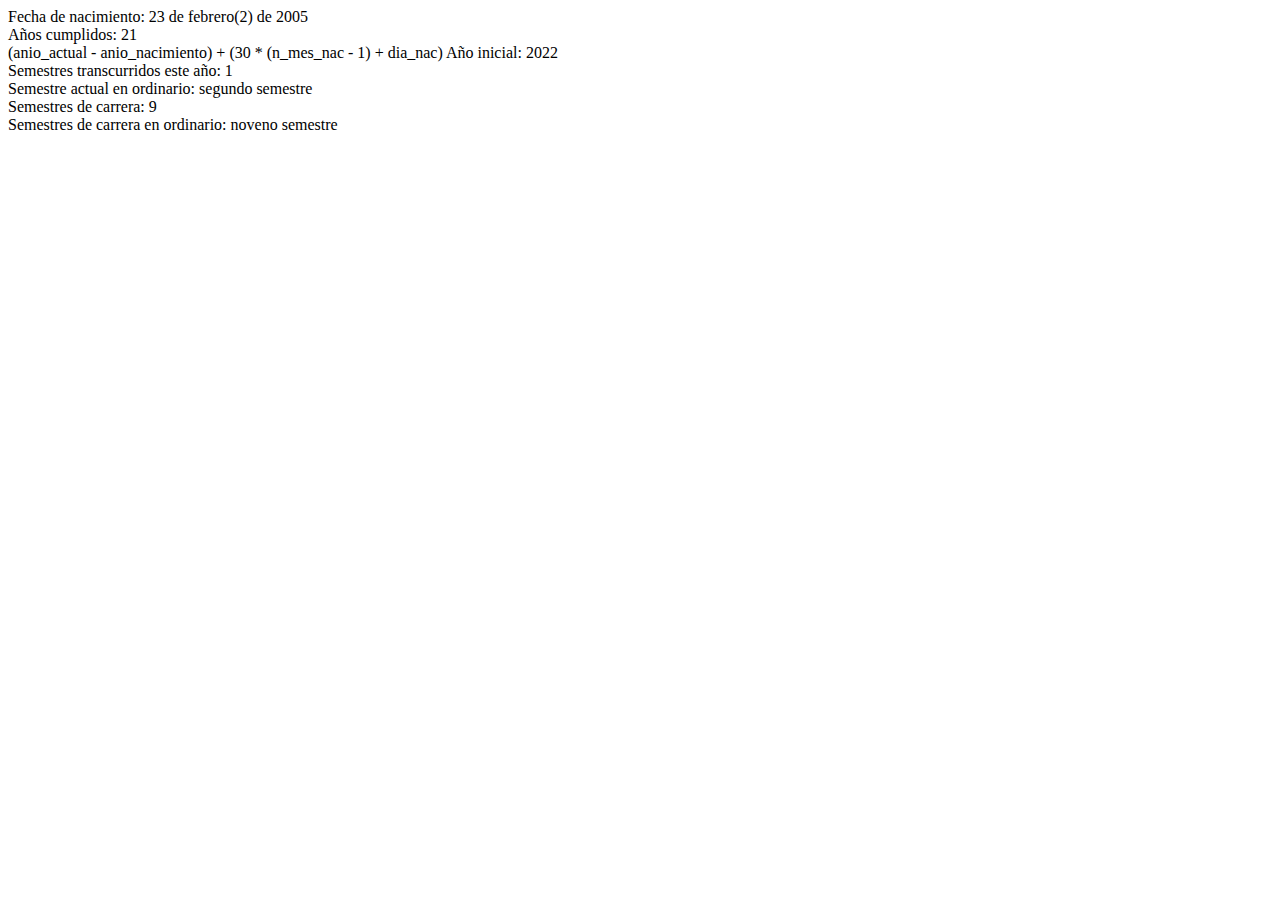
<file: date.index.html>
<!DOCTYPE html>
<html lang="en">
<head>
    <meta charset="UTF-8">
    <meta http-equiv="X-UA-Compatible" content="IE=edge">
    <meta name="viewport" content="width=device-width, initial-scale=1.0">
    <title>Date</title>
</head>
<body>
    <span>Fecha de nacimiento: 23 de febrero(2) de 2005</span>
    <br>
    <span>
        Años cumplidos: <span id="ag"></span>
        <br>
        (anio_actual - anio_nacimiento) + (30 * (n_mes_nac - 1) + dia_nac)
    </span>
    <span>Año inicial: 2022</span>
    <br>
    <span>Semestres transcurridos este año: <span id="s_tr"></span></span>
    <br>
    <span>Semestre actual en ordinario: <span id="s_or"></span></span>
    <br>
    <span>Semestres de carrera: <span id="s_carr"></span></span>
    <br>
    <span>Semestres de carrera en ordinario: <span id="s_carr_or"></span></span>
    <script src="js/date.js"></script>
</body>
</html>
</file>
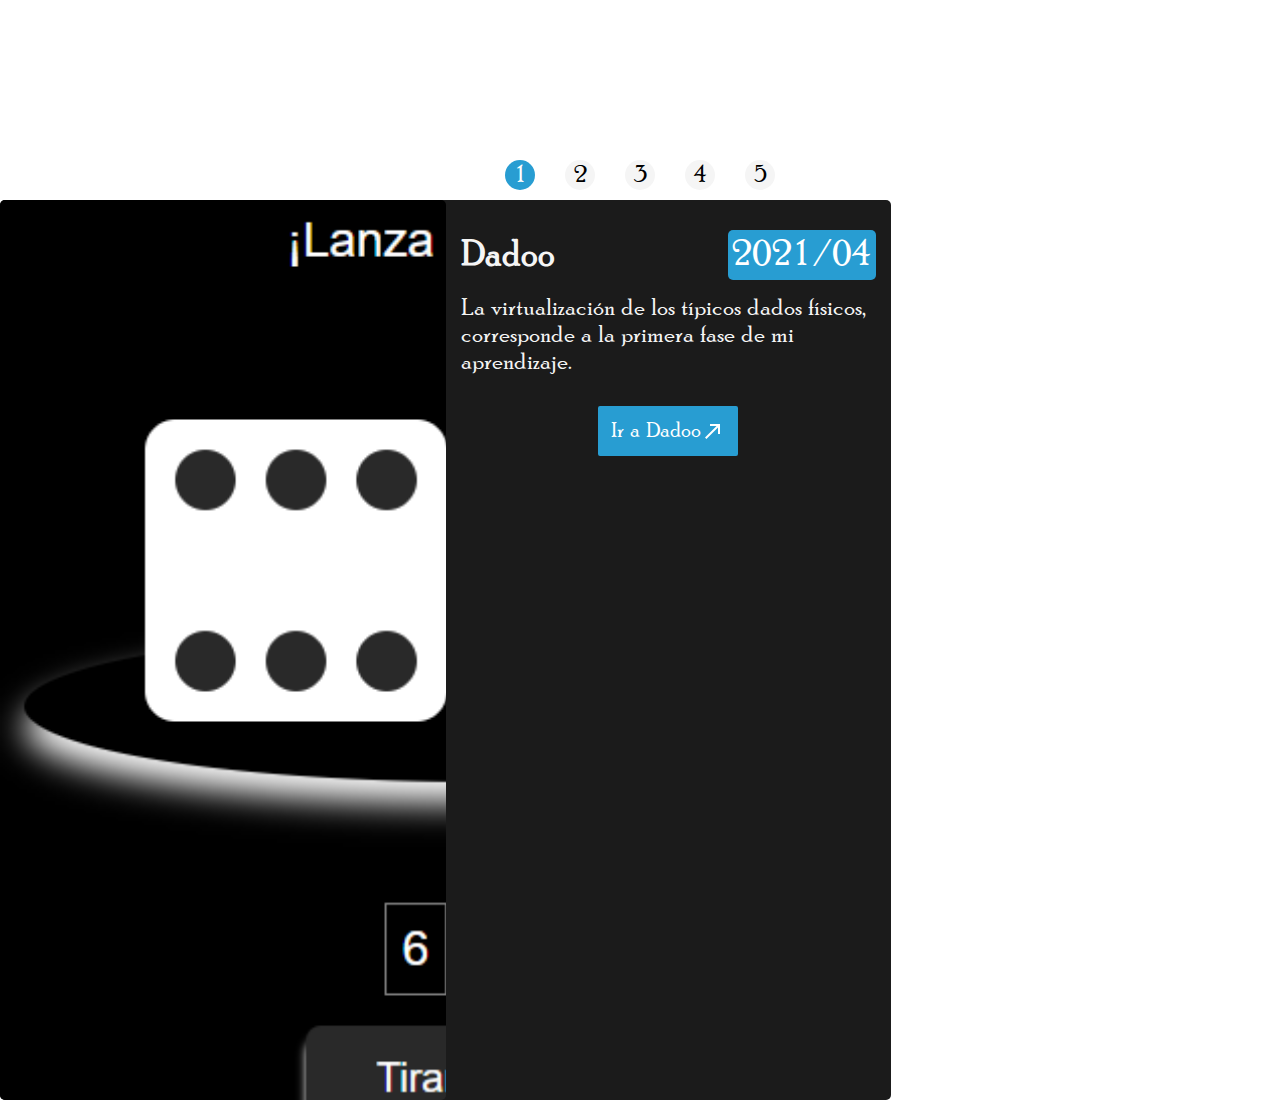
<file: slider.html>
<!DOCTYPE html>
<html lang="es">

<head>
    <meta charset="UTF-8">
    <meta http-equiv="X-UA-Compatible" content="IE=edge">
    <meta name="viewport" content="width=device-width, initial-scale=1.0">
    <title></title>
    <style>
        * {
            box-sizing: border-box;
            margin: 0;
            font-family: "Poor Richard";
        }

        @font-face {
            src: url("assets/PoorRichardOpti.otf");
            font-family: "Poor Richard";
        }

        div[id],
        h1[id],
        div[class],
        a[class="spc-a"] {
            scroll-margin-top: 5000px;
        }

        :root {
            --color1: #f5f5f5;
            --color2: #289dd2;
            --color3: #dfdfdf;
            --color4: #9f9f9f;
            --color5: #004d6e;
            --color6: rgb(27, 27, 27);
            --color7: rgba(0, 27, 43, 0.822);
            --color-brownblue: #1d4355;
            --color-brown: #2f31247e;
        }

        html {
            min-height: 0px;
            max-height: 600px;
        }

        body {
            overflow: hidden;
            width: 100%;
            height: 350px;
            display: flex;
            justify-content: center;
            margin: auto;
            color: var(--color1);
        }

        .slider-container {
            width: 100%;
            height: 250px;
            margin: auto;
            font-size: 1.4rem;
        }

        @media only screen and (max-width: 700px) {
            .slider-element {
                display: flex;
                flex-direction: column;
                border-radius: 5px;
            }

            .slider-container {
                height: 650px;
            }

            .slider-element>div[class="c_img"]+div[class="c_description"] {
                width: 100% !important;
                height: 300px !important;
            }

            .c_img {
                height: 300px !important;
                width: 100% !important;
            }

            .c-description {
                width: 100% !important;
            }

            div[id],
            h1[id] {
                scroll-margin-top: 500px;
            }
        }

        .c_links {
            margin-top: 100px;
        }

        @media only screen and (max-width: 500px) {
            .slider-element {
                font-size: 1.2rem;
            }
        }

        .btn-1 {
            padding: 10px;
            border: none;
            border: 3px solid var(--color2);
            border-radius: 2px;
            background: var(--color2);
            color: rgb(255, 255, 255);
            margin: 30px auto;
            font-size: 20px;
            transition: 0.3s;
            display: flex;
            cursor: pointer;
            width: fit-content;
        }

        .btn-1:hover {
            background: transparent;
        }

        .slider-element {
            display: flex;
            background: var(--color6);
            position: absolute;
            z-index: -10;
            opacity: 0;
            border-radius: 5px;
            display: none;
            height: 100%;
        }

        .slider-element:target {
            z-index: 10;
            opacity: 1;
            animation: desv 0.3s;
            display: flex;
        }

        .c-description {
            padding: 15px;
            width: 50%;
        }

        .c-description>div {
            margin: 15px 0px;
        }

        .c_img {
            width: 50%;
            border-radius: 5px;
        }

        .img1 {
            background: url("assets/b_1ken.png");
            background-size: cover;
        }

        .img2 {
            background: url("assets/s_6m.png");
            background-size: cover;
        }

        .img3 {
            background: url("assets/bg.png");
            background-size: cover;
        }

        .img4 {
            background: url("assets/todo_rifas_img.jpg");
            background-size: cover;
        }

        .img5 {
            background: url("assets/dadoo.png");
            background-size: cover;
        }

        .img6 {
            background: url("assets/mathapp.jpg");
            background-size: cover;
        }

        .img7 {
            background: url("assets/delcaribe.png");
            background-size: cover;
        }

        .c_links {
            width: 100%;
            height: auto;
            padding: 10px;
            display: flex;
            justify-content: center;
            align-items: center;
        }

        .term {
            opacity: 1;
            z-index: 1;
            display: flex;
        }

        .spc-a {
            text-decoration: none;
            display: flex;
            background-color: var(--color1);
            color: var(--color1);
            width: 30px;
            height: 30px;
            margin: 0px 5px;
            padding: 5px;
            align-items: center;
            justify-content: center;
            transition: 0.3s;
            color: rgb(0, 0, 0);
            border-radius: 50%;
        }

        .spc-a-focus {
            background: var(--color2);
            color: rgb(255, 255, 255);
            animation: scla 0.3s;
        }

        .flex {
            display: flex;
        }

        .space-between {
            justify-content: space-between;
        }

        .center {
            align-items: center;
        }

        @keyframes desv {
            from {
                opacity: 0;
            }

            to {
                opacity: 1;
            }
        }

        @keyframes scla {
            from {
                transform: scale(0.1);
                opacity: 0;
            }

            to {
                transform: scale(1);
                opacity: 1;
            }
        }

        .time {
            width: auto;
            padding: 4px;
            background: var(--color2);
            border-radius: 5px;
            color: white;
            font-weight: 200;
            display: block;
        }

        hr {
            height: 1px;
            width: 20px;
            background: #fff;
            border: none;
        }

        a {
            text-decoration: none;
        }

        .info_box {
            width: fit-content;
            height: fit-content;
            border-radius: 2px;
            background: rgb(255, 255, 255);
            margin: 16px auto !important;
            padding: 8px;
            display: flex;
            align-items: flex-end;
        }

        .developed {
            color: #4ab200;
        }

        .in_dev {
            color: #004d6e;
        }

        .in_dev::before {
            content: "";
            width: 20px;
            height: 20px;
            display: block;
            background: url("assets/code_icon.png");
            background-position: center;
            background-size: cover;
            margin: 0px 2px;
        }
    </style>
</head>

<body>
    <div class="slider-container">
        <div class="c_links">
            <a href="#tt1" class="spc-a spc-a-focus">1</a>
            <hr>
            <a href="#tt2" class="spc-a">2</a>
            <hr>
            <a href="#tt3" class="spc-a">3</a>
            <hr>
            <a href="#tt4" class="spc-a">4</a>
            <hr>
            <a href="#tt5" class="spc-a">5</a>
            <!--
Se debe ir cambiando los números y id a medida en que se creen proyectos
            <a href="#tt1" class="spc-a spc-a-focus">1</a>
            <hr>
            <a href="#tt2" class="spc-a">2</a>
            <hr>
            <a href="#tt3" class="spc-a">3</a>
            <hr>
            <a href="#tt4" class="spc-a">4</a>
            <hr>
            <a href="#tt5" class="spc-a">5</a>-->
        </div>
        <!--
        Se descomentan a medida en qu se creen proyectos

        <div class="slider-element term" id="tt1">

            <div class="c_img img1"></div>

            <div class="c-description">
                <div class="content-title">
                    <h2 class="flex space-between">
                        <div>Bookend</div>
                        <div class="time">2021¬05</div>
                    </h2>
                </div>
                <p>El proyecto Bookend tiene como finalidad el fortalecimiento del sector educativo y el laboral de Colombia mediante software y apoyo físico.</p>
                <button class="btn-1">Ir a la página web<img src="assets/a_go.svg" alt=""></button><br>
            </div>

        </div>-->
        <div class="slider-element term" id="tt1">

            <div class="c_img img5"></div>

            <div class="c-description">
                <div class="content-title">
                    <h2 class="flex space-between center">
                        <div>Dadoo</div>
                        <div class="time">2021/04</div>
                    </h2>
                </div>
                <p>La virtualización de los típicos dados físicos, corresponde a la primera fase de mi aprendizaje.</p>
                <a class="btn-1" target="_blank" href="assets/dadoo">Ir a Dadoo<img src="assets/a_go.svg"
                        alt=""></a><br>
            </div>

        </div>
        <div class="slider-element" id="tt2">

            <div class="c_img img2"></div>

            <div class="c-description">
                <div class="content-title">
                    <h2 class="flex space-between center">
                        <div>Sim. pruebas Icfes</div>
                        <div class="time">2021/05</div>
                    </h2>
                </div>
                <p>El sim. de pruebas Icfes. Su objetivo es preparar a los estudiantes del país, para las pruebas Saber.
                    Es aún un prototipo.</p>
                <div class="info_box in_dev">en desarrollo</div>
                <!--<a class="btn-1" href="index.html#app_b_test" target="_self">Ir a la página web<img src="assets/a_go.svg" alt=""></a>--><br>
            </div>

        </div>
        <div class="slider-element" id="tt3">

            <div class="c_img img6"></div>

            <div class="c-description">
                <div class="content-title">
                    <h2 class="flex space-between center">
                        <div>mathApp</div>
                        <div class="time">2022/05</div>
                    </h2>
                </div>
                <p>Una aplicación web para entrenar a los niños y jóvenes estudiantes en las operaciones básicas de las
                    matemáticas.</p>
                <a class="btn-1" target="_blank" href="assets/mathApp/">Ir a mathApp<img src="assets/a_go.svg"
                        alt=""></a><br>
            </div>
        </div>
        <div class="slider-element" id="tt4">

            <div class="c_img img4"></div>

            <div class="c-description">
                <div class="content-title">
                    <h2 class="flex space-between center">
                        <div>Todo rifas</div>
                        <div class="time">2023/01</div>
                    </h2>
                </div>
                <p>Todo rifas es un sistema en desarrollo, que pretende dar a los usuarios la posibilidad de organizar
                    sus rifas o sorteos de manera automática.</p>
                <div class="info_box in_dev">en desarrollo</div>
                <!--<button class="btn-1">Ir a la página web<img src="assets/a_go.svg" alt=""></button><br>-->
            </div>
        </div>
        <div class="slider-element" id="tt5">

            <div class="c_img img7"></div>

            <div class="c-description">
                <div class="content-title">
                    <h2 class="flex space-between center">
                        <div>Delcaribe</div>
                        <div class="time">2023/06</div>
                    </h2>
                </div>
                <p>Un sistema en desarrollo para restaurante que permitiría a los comensales ordenar algún producto
                    del menu y al administrador de la cocina, ver los pedidos pendientes.</p>
                <!--<div class="info_box in_dev">en desarrollo</div>-->
                <a class="btn-1" target="_blank" href="assets/delcaribe">Ver demo<img src="assets/a_go.svg" alt=""></a>
            </div>
        </div>
        <!--<div class="slider-element" id="tt4">

            <div class="c_img img4"></div>

            <div class="c-description">
                <div class="content-title">
                    <h2 class="flex space-between center">
                        <div>Talotick</div>
                        <div class="time">2021¬10</div>
                    </h2>
                </div>
                <p>Un pequeño sistema para registrar participantes y escoger automaticamente al ganador dada una fecha de juego.</p>
                <button class="btn-1">Ir a la página web<img src="assets/a_go.svg" alt=""></button><br>
            </div>--->
        <!--
Se deben ir cambiando los ids
Colocar además la clase term para que sea visible el elemento del slider
-->



        <script>
            function insertAction(id, link, indice) {
                try {
                    document.getElementsByClassName(id)[indice].addEventListener("click", () => {
                        //Solución prematura
                        if (indice == 2) {
                            window.open(link)
                        } else {
                            window.open(link, "_blank")
                        }

                    })
                } catch (e) {
                    console.error(e)
                    console.log(document.getElementsByClassName(id)[indice])
                    console.log("Indice con error:" + indice)
                }


            }
            const links = ["assets/dadoo", "./index.html#app_b_test", "assets/mathApp", "", "assets/delcaribe"]
            for (let m = 0; m < links.length; m++) {
                document.getElementsByClassName("spc-a")[m].addEventListener("click", () => {
                    //Se le da click al elemento,cambia de estilo y se omiten los otros elementos en este proceso. Si no tiene la clase de estilo el elemento clickeado, se le añade y a la vez se evita que quede con la clase permanentemente al ser seleccionado otro elemento <a>.
                    if (!document.getElementsByClassName("spc-a")[m].classList[1]) {

                        for (let i = 0; i < links.length; i++) {
                            document.getElementsByClassName("spc-a")[i].classList.remove("spc-a-focus")
                            document.getElementsByClassName("spc-a")[m].classList.add("spc-a-focus")
                        }
                    }
                })
            }
        </script>
</body>

</html>
</file>
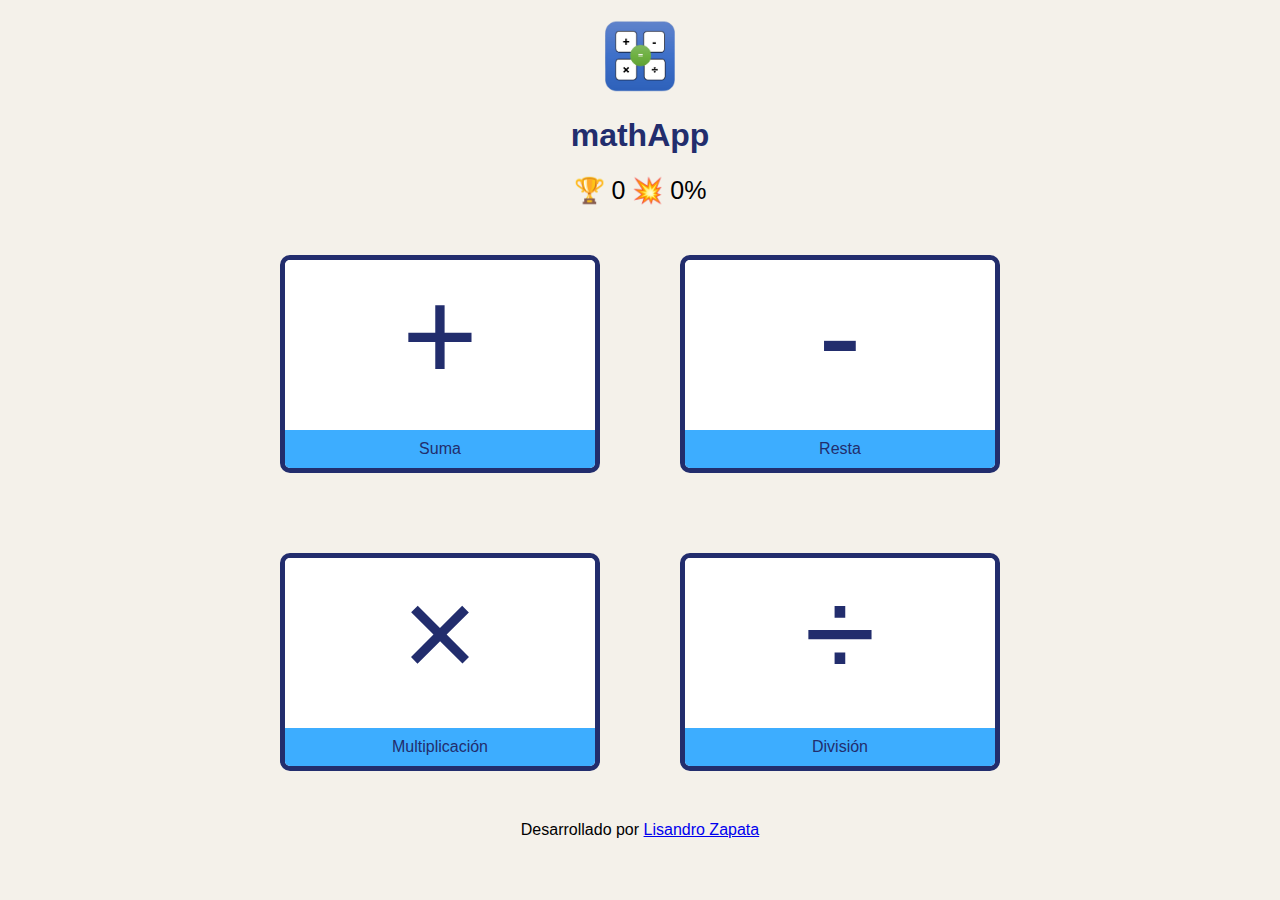
<file: assets/mathApp/t0.html>
<!DOCTYPE html>
<html lang="es">
<head>
  <meta charset="UTF-8">
  <meta http-equiv="X-UA-Compatible" content="IE=Edge">
  <meta name="viewport" content="width=device-width, initial-scale=1, maximum-scale=1, user-scalable=no">
  <link rel="shortcut icon" href="logo.png" type="image/x-icon">
  <title>SUMA</title>
  <style type="text/css" media="all">
     .box_p{
      position: relative;
      left: 10px;
      top: 10px;
      font-size: 25px;
     }
  </style>
  
  <link rel="stylesheet" href="style.css">
  
</head>
<body>
  <div class="box_result box_none" id="box_res">
    <!--<div id="p_result box_none"></div>-->
    None
  </div>
  <div id="spi">
  </div>
  <div class="box_p">
    🏆
    <span id="p_total">0</span>
    💥
    <span id="racha">0</span>%
  </div>
<!--  <div class="put" id="punt">
    0
  </div>-->
 <a class="btn-1" href="index.html">Atrás</a>
 <div class="titek">
  <center><img src="logo.png" alt="" srcset="" width="70px" style="margin-top: 20px;"></center>
   Resuelve
 </div>
 <div class="titek">
   <select name="op" id="t">
     <option value="9">1 cifra</option>
     <option value="99">2 cifras</option>
     <option value="999">3 cifras</option>
   </select>
 </div>
 <div class="titek">
  <span id="res"></span>
 </div>
  <div class="ope">
    <div class="op1" id="n1">
    </div>
    <div class="operando" id="ope">
      +
    </div>
    <div class="op2" id="n2">
    </div>
    <div class="igual">
      =
    </div>
    <div class="results" id="re">
      <input type="number" name="on" id="on" placeholder="?" readonly />
    </div>
  </div>
  <div class="content-input">
    <label for="in" id="label_input"></label>
     <input type="number" name="in" id="in" placeholder="Escribe tu respuesta aquí..."/>
     
  </div>
  <audio src="assets/correct/correct1.wav" preload="auto" id="apl-a" style="display: none;"></audio>
  <audio src="assets/error/error1.wav" preload="auto" id="err-a" style="display: none;"></audio>
  
 <script defer="on">
   window.addEventListener("error", function(e){
     alert("Hubo un error "+e)
   })
 </script>
  <script src="main(0).js" defer></script>
</body>
</html>
</file>
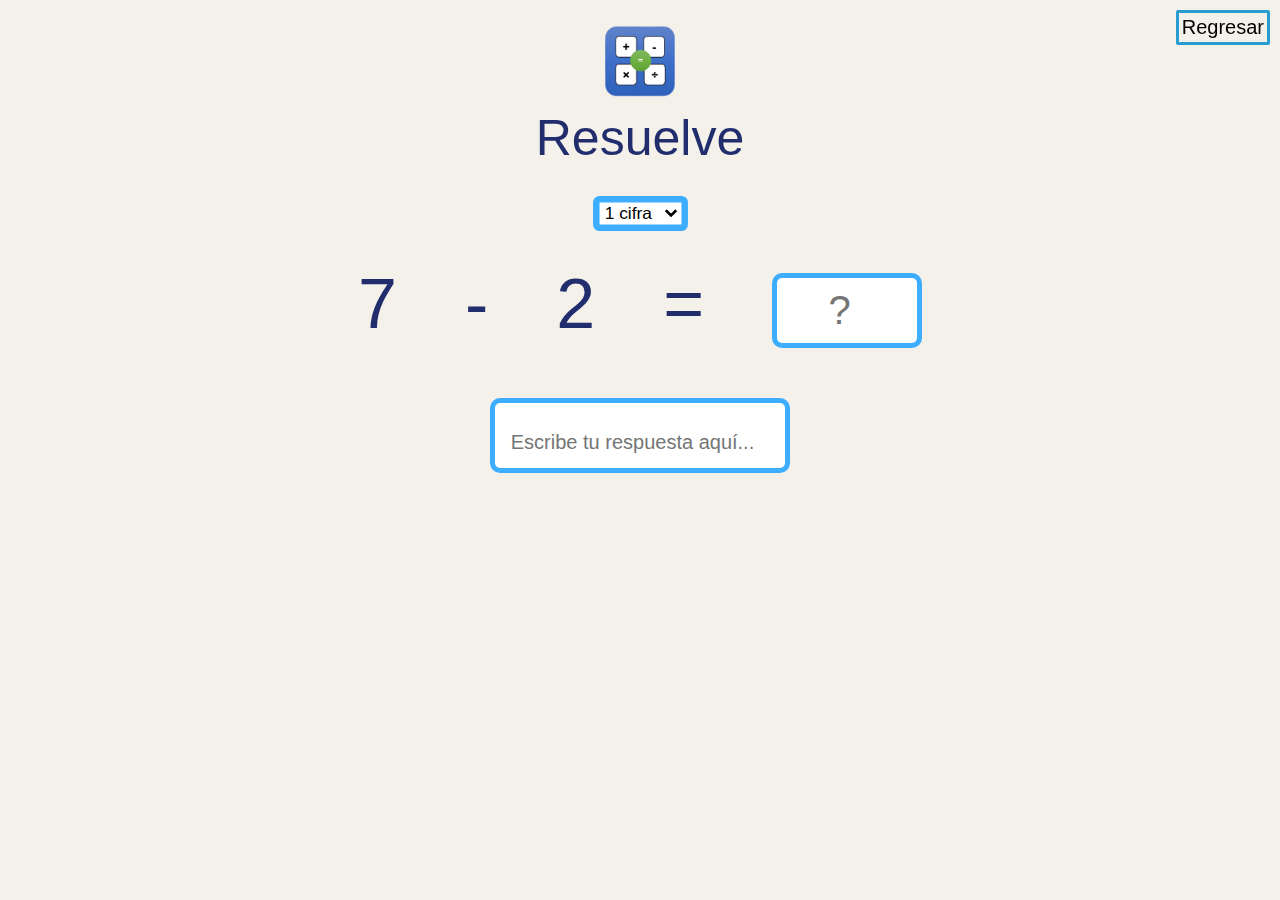
<file: assets/mathApp/t1.html>
<!DOCTYPE html>
<html lang="en">
<head>
  <meta charset="UTF-8">
  <meta http-equiv="X-UA-Compatible" content="IE=Edge">
  <meta name="viewport" content="width=device-width, initial-scale=1, maximum-scale=1, user-scalable=no">
  <link rel="shortcut icon" href="logo.png" type="image/x-icon">
  <title>RESTA</title>
  <style type="text/css" media="all">
 
  </style>
  <link rel="stylesheet" href="style.css">
</head>

<body>
    <div id="spi">
    
  </div>
 <div class="titek">
  <center><img src="logo.png" alt="" srcset="" width="70px" style="margin-top: 20px;"></center>

   Resuelve
 </div>
 <div class="titek">
   <select name="op" id="t">
     <option value="10">1 cifra</option>
     <option value="100">2 cifras</option>
     <option value="1000">3 cifras</option>
   </select>
 </div>
 <div class="titek">
  <span id="res"></span>
 </div>
  <div class="ope">
    <div class="op1" id="n1">
    </div>
    <div class="operando">
      -
    </div>
    <div class="op2" id="n2">
    </div>
    <div class="igual">
      =
    </div>
    <div class="results" id="re">
      <input type="number" name="on" id="on" placeholder="?" readonly />
    </div>
  </div>
  <div class="content-input">
     <input type="number" name="in" id="in" placeholder="Escribe tu respuesta aquí..."/>
     <a class="btn-1" href="index.html">Regresar</a>
  </div>
  <audio src="assets/aplausos.wav" id="apl-a" style="display: none;"></audio>
  <audio src="assets/aplausos.wav" id="err-a" style="display: none;"></audio>
  <audio src="assets/aplausos.wav" id="err-2-a" style="display: none;"></audio>
  <script src="main(1).js"></script>
</body>
</html>
</file>
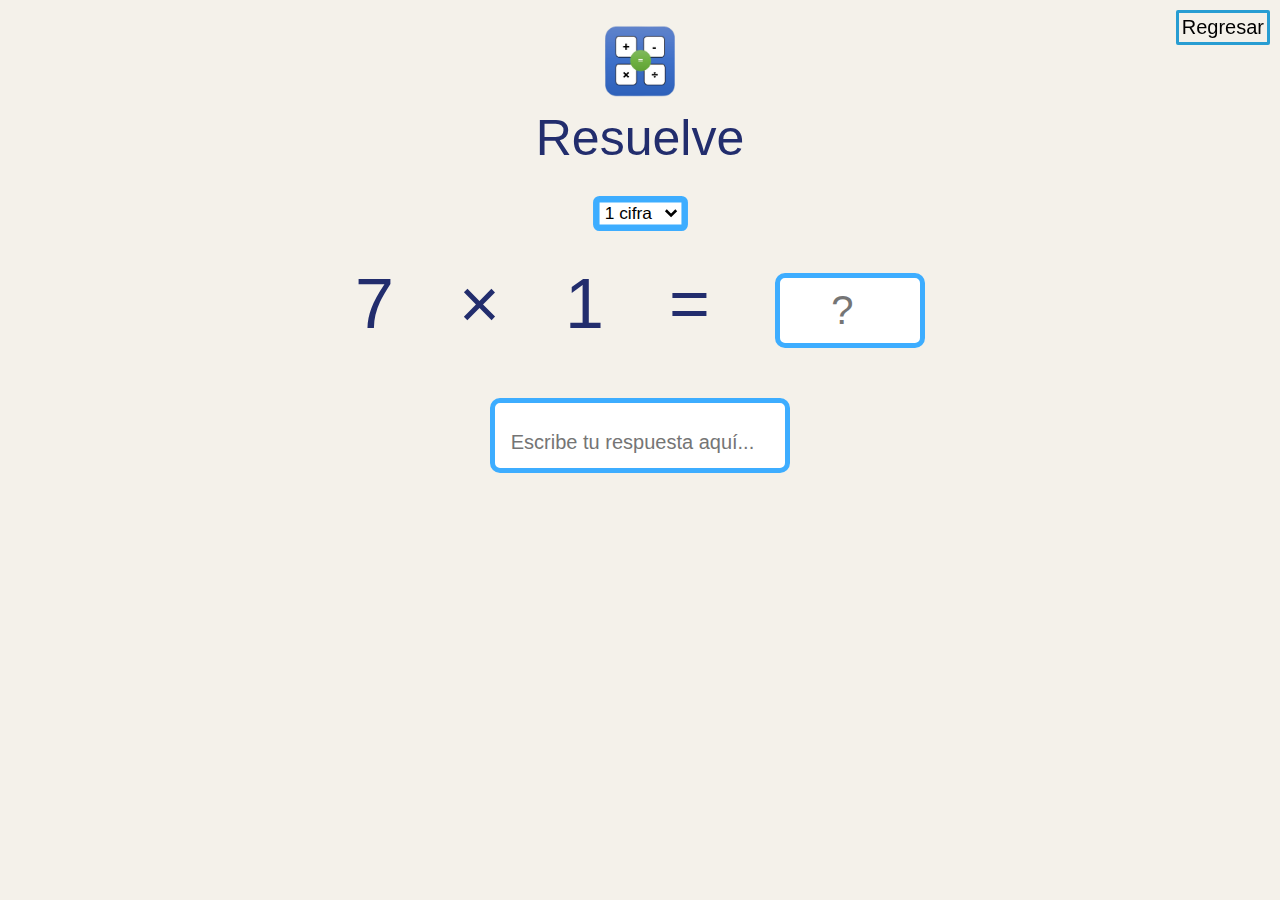
<file: assets/mathApp/t2.html>
<!DOCTYPE html>
<html lang="en">
<head>
  <meta charset="UTF-8">
  <meta http-equiv="X-UA-Compatible" content="IE=Edge">
  <meta name="viewport" content="width=device-width, initial-scale=1, maximum-scale=1, user-scalable=no">
  <link rel="shortcut icon" href="logo.png" type="image/x-icon">
  <title>MULTIPLICACIÓN</title>
  <style type="text/css" media="all">
 
  </style>
  <link rel="stylesheet" href="style.css">
</head>

<body>
    <div id="spi">
    
  </div>
 <div class="titek">
  <center><img src="logo.png" alt="" srcset="" width="70px" style="margin-top: 20px;"></center>

   Resuelve
 </div>
 <div class="titek">
   <select name="op" id="t">
     <option value="9">1 cifra</option>
     <option value="99">2 cifras</option>
     <option value="999">3 cifras</option>
   </select>
 </div>
 <div class="titek">
  <span id="res"></span>
 </div>
  <div class="ope">
    <div class="op1" id="n1">
    </div>
    <div class="operando">
      ×
    </div>
    <div class="op2" id="n2">
    </div>
    <div class="igual">
      =
    </div>
    <div class="results" id="re">
      <input type="number" name="on" id="on" placeholder="?" readonly />
    </div>
  </div>
  <div class="content-input">
     <input type="number" name="in" id="in" placeholder="Escribe tu respuesta aquí..."/>
     <a class="btn-1" href="index.html">Regresar</a>
  </div>
  <audio src="assets/aplausos.wav" id="apl-a" style="display: none;"></audio>
  <audio src="assets/aplausos.wav" id="err-a" style="display: none;"></audio>
  <audio src="assets/aplausos.wav" id="err-2-a" style="display: none;"></audio>
  <script src="main(2).js"></script>
</body>
</html>
</file>
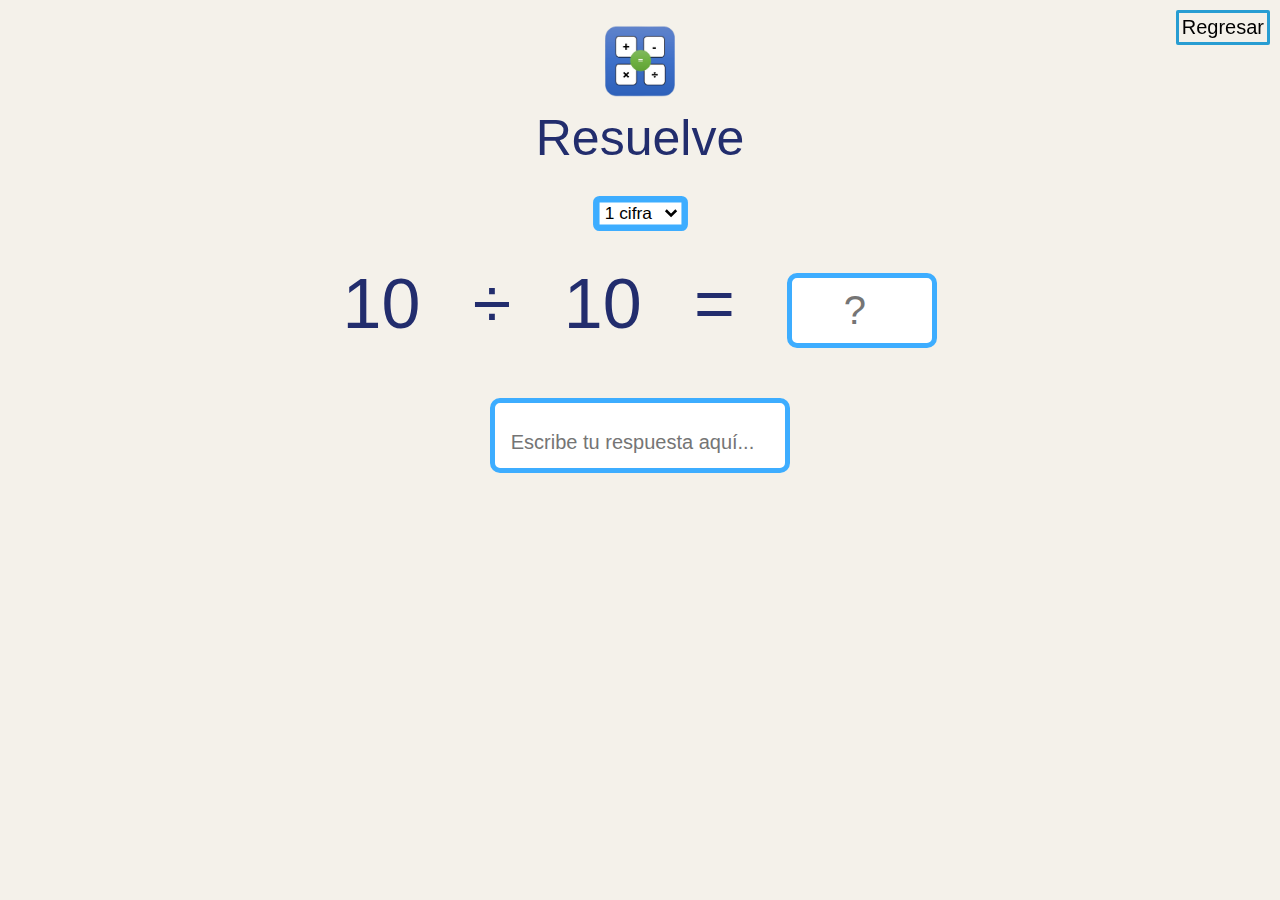
<file: assets/mathApp/t3.html>
<!DOCTYPE html>
<html lang="en">
<head>
  <meta charset="UTF-8">
  <meta http-equiv="X-UA-Compatible" content="IE=Edge">
  <meta name="viewport" content="width=device-width, initial-scale=1, maximum-scale=1, user-scalable=no">
  <link rel="shortcut icon" href="logo.png" type="image/x-icon">
  <title>DIVISION</title>
  <style type="text/css" media="all">
 
  </style>
  <link rel="stylesheet" href="style.css">
</head>

<body>
    <div id="spi">
    
  </div>
 <div class="titek">
  <center><img src="logo.png" alt="" srcset="" width="70px" style="margin-top: 20px;"></center>

   Resuelve
 </div>
 <div class="titek">
   <select name="op" id="t">
     <option value="10">1 cifra</option>
     <option value="99">2 cifras</option>
     <option value="999">3 cifras</option>
   </select>
 </div>
 <div class="titek">
  <span id="res"></span>
 </div>
  <div class="ope">
    <div class="op1" id="n1">
    </div>
    <div class="operando">
      ÷
    </div>
    <div class="op2" id="n2">
    </div>
    <div class="igual">
      =
    </div>
    <div class="results" id="re">
      <input type="number" name="on" id="on" placeholder="?" readonly />
    </div>
  </div>
  <div class="content-input">
     <input type="number" name="in" id="in" placeholder="Escribe tu respuesta aquí..."/>
     <a class="btn-1" href="index.html">Regresar</a>
  </div>
  <audio src="assets/aplausos.wav" id="apl-a" style="display: none;"></audio>
  <audio src="assets/aplausos.wav" id="err-a" style="display: none;"></audio>
  <audio src="assets/aplausos.wav" id="err-2-a" style="display: none;"></audio>
  <script src="main(3).js"></script>
</body>
</html>
</file>
<file: css/index.css>
* {
                 box-sizing: border-box;
                 -webkit-box-sizing: border-box;
                 -moz-box-sizing: border-box;
                 -o-box-sizing: border-box;
                 margin: 0;
                 font-family: "Poor Richard", sans-serif;
                 user-select: none;
             }
             
             html {
                 zoom: 100%;
             }
             
             #app_bookendtest {
                 width: 100%;
                 margin: 20px auto;
                 position: relative;
                 top: -90px;
             }
        
             #app_b_test {
                 width: 90%;
                 max-width: 790px;
                 height: 500px;
                 border-radius: 10px;
                 border: 15px solid black;
                 box-shadow: -1px 1px 20px 0px black;
                 border-top: 32px solid black;
              }
              .a-normal{
                text-decoration: none;
                color: #fff;
              }
              .flex-column{
                flex-direction: column;
              }
              .net:hover{
                filter: brightness(0.5);
              }
              .cam{
                width: 18px;
                height: 18px;
                display: block;
                border-radius: 50%;
                border: 5px solid rgb(80, 80, 80);
                background: rgb(125, 125, 125);
                position: relative;
                margin: auto;
                top: 25px;
              }
              :root {
                 --color1: #f5f5f5;
                 --color2: #289dd2;
                 --color3: #dfdfdf;
                 --color4: #9f9f9f;
                 --color5: #004d6e;
                 --color6: rgb(27, 27, 27);
                 --color7: rgba(0, 27, 43, 0.822);
                 --color-brownblue: #1d4355;
                 --color-brown: #2f31247e;
             }
             
             div[id] {
                 scroll-margin-top: 100px;
             }
             
             .spc-a-focuss {
                 border-bottom: 5px solid var(--color2)!important;
                 transition: 0.3s !important;
             }
             
             .slider {
                 width: 100%;
                 height: 550px;
                 border-radius: 5px;
                 position: relative;
                 top: -170px;
             }
             
             .content-slider {
                 width: 90%;
                 margin: auto;
                 max-width: 800px;
             }
             
             #loading {
                 width: 100vw;
                 height: 110vh;
                 position: fixed;
                 top: -10px;
                 background: var(--color7);
                 z-index: 100000;
                 align-items: center;
                 justify-content: center;
                 display: flex;
                 backdrop-filter: blur(5px);
                 transition: 0.3s;
             }
             
             #progress {
                 width: 0;
                 height: 20px;
                 background: var(--color1);
                 position: absolute;
                 top: 0px;
                 transition: 0.3s;
                 border-radius: 5px;
                 margin: 0px;
             }
             
             .sub-load {
                 display: flex;
                 animation: scale 1s alternate infinite;
                 align-items: center;
                 justify-content: center;
                 flex-direction: column;
                 color: rgb(255, 255, 255);
             }
             
             @keyframes scale {
                 from {
                     transform: scale(1.05);
                     opacity: 1;
                 }
                 to {
                     opacity: 0;
                     transform: scale(1);
                 }
             }
             
             @keyframes scalemax {
                 from {
                     transform: scale(1);
                     opacity: 1;
                 }
                 to {
                     opacity: 0;
                     transform: scale(50);
                 }
             }
             
             @font-face {
                 src: url("../assets/PoorRichardOpti.otf");
                 font-family: "Poor Richard";
             }
             
             .slider {
                 scroll-margin-bottom: 180px;
             }
             
             .title-sp {
                 margin: 10px 0px;
             }
             
             footer {
                 color: var(--color1);
                 font-size: 1.5rem;
                 text-align: center;
                 padding: 10px;
                 position: relative;
                 top: -50px;
             }
             
             .center {
                 justify-content: center;
                 align-items: center;
             }
             
             .margin-top-10px {
                 margin-top: 10px;
             }
             
             textarea {
                 min-height: 40px;
             }
             
             .c {
                 width: 100%;
                 max-width: 1594px;
                 margin: 0px auto;
                 background: rgb(41, 41, 41);
             }
             
             html {
                 scroll-behavior: smooth;
                 scroll-margin: 0px 0px 200px 0px;
             }
             
             body {
                 background: rgb(33, 33, 33);
             }
             
             header {
                 width: 100%;
                 padding: 10px;
                 display: flex;
                 justify-content: space-between;
                 align-items: center;
                 font-size: 1.6rem;
                 border-bottom: 1px solid var(--color1);
                 position: fixed;
                 background: rgb(255, 255, 255);
                 max-width: 1594px;
                 z-index: 10;
                 top: 0;
                 transition: 0.5s;
             }
             
             .sub-h {
                 width: 100%;
                 padding: 10px;
                 display: flex;
                 justify-content: space-between;
                 align-items: center;
                 font-size: 1.6rem;
                 border-bottom: 1px solid var(--color1);
                 background: #fff;
                 max-width: 1594px;
                 z-index: 10;
             }
             
             .flex {
                 display: flex;
             }
             
             .m,
             .cab {
                 display: inline-block;
                 padding: 10px;
             }
             
             .ab {
                 color: var(--color2);
             }
             
             .a-sp:hover {
                 border-bottom: 5px solid var(--color2);
                 transition: 0.3s;
             }
             
             .a-sp {
                 text-decoration: none;
                 color: var(--color-brownblue);
                 display: inline-block;
                 padding: 10px;
                 transition: 0.3s;
                 margin: 0px 5px;
                 transition: 0.3s;
                 border-bottom: 12px solid transparent;
             }
             
             .ban {
                 width: 100%;
                 margin: 88px 0px 0px 0px;
                 /*border-bottom: 1px solid var(--color1);*/
                 color: white;
                 height: 580px;
                 text-shadow: 0px 0px 10px #000;
                 background: url("../assets/fon-p-l.png");
                 background-attachment: fixed;
                 background-repeat: no-repeat;
                 background-size: cover;
                 transform: translate3d(0px,0px,0px);
             }
             
             #name {
                 border-right: 3px solid #ad5353;
                 animation: 16s wr;
                 margin: 0px 0px 0px 10px;
                 transition: 0.3s;
                 height: 38px;
                 width: auto;
                 max-width: 250px;
                 overflow: hidden;
                 display: inline;
                 animation: 0.5s prp infinite;
             }
             
             h1[class^="title"] {
                 font-weight: 500;
             }
             
             #c-img {
                 margin: 0px 0px 0px -55px;
             }
             
             .ic-5 {
                 border-radius: 10px;
                 width: 70vw;
                 max-width: 250px;
             }
             
             .pro {
                 margin: 0px 0px 0px 40px;
                 width: 270px;
                 animation: enter 0.5s alternate;
             }
             
             .t {
                 justify-content: space-between;
                 align-items: center;
                 padding: 50px 10px;
                 width: 100%;
                 backdrop-filter: blur(4px);
             }
             
             .tt {
                 width: 250px;
                 padding: 10px;
                 margin: 10px 0px 0px 0px;
                 animation: enter 0.5s alternate;
             }
             
             .dcr {
                 font-size: 1.2rem;
             }
             
             .t-i {
                 font-weight: 300;
             }
             
             .btn-1 {
                 padding: 10px;
                 border: none;
                 border: 3px solid var(--color2);
                 border-radius: 2px;
                 background: var(--color2);
                 color: rgb(0, 0, 0);
                 margin: 20px auto;
                 font-size: 20px;
                 transition: 0.3s;
                 display: flex;
             }
             
             .btn-2 {
                 width: auto;
                 display: flex;
                 align-items: center;
                 background: var(--color3);
                 color: #fff;
                 border: none;
                 border-radius: 50%;
                 padding: 6px;
                 font-size: 20px;
             }
             
             #btn_m {
                 transform: scale(1.3);
             }
             
             .title-5::before {
                 content: "";
                 width: 100px;
                 height: 5px;
                 display: block;
                 margin: auto;
                 border-bottom: 1px solid rgb(255, 255, 255);
                 transition: 0.3s;
             }
             /*.title-5:hover::before {
             content: "";
             width: 0px;
             height: 0px;
             margin: auto;
             transform: rotate(90deg);
             border-left: 10px solid var(--color2);
             border-top: 5px solid transparent;
             border-bottom: 5px solid transparent;
         }*/
             
             .triangle {
                 width: 0px;
                 height: 0px;
                 margin: auto;
                 transform: rotate(90deg);
                 border-left: 10px solid var(--color2);
                 border-top: 5px solid transparent;
                 border-bottom: 5px solid transparent;
             }
             
             .btn-5 {
                 width: auto;
                 display: flex;
                 align-items: center;
                 background: var(--color2);
                 color: #fff;
                 border: none;
                 border-radius: 2px;
                 padding: 6px;
                 font-size: 20px;
             }
             
             .par {
                 width: 600px;
                 margin: 80px auto;
             }
             
             .title-5 {
                 margin-bottom: 20px;
             }
             
             .tut {
                 width: 100%;
                 margin: auto;
                 text-align: center;
                 color: var(--color3);
                 font-size: 1.4rem;
             }
             
             .wrap {
                 display: flex;
                 flex-wrap: wrap;
                 width: 100%;
                 margin: auto;
                 max-width: 1000px;
                 min-width: 324px;
                 justify-content: center;
                 align-items: baseline;
                 font-size: 16px;
             }
             
             .element {
                 margin: 20px 20px;
             }
             
             .column {
                 flex-direction: column;
             }
             
             .center {
                 justify-content: center;
                 align-items: center;
             }
             
             .tc {
                 padding: 20px;
                 background: var(--color6);
                 border-radius: 10px;
                 transition: 0.3s;
                 position: relative;
                 cursor: pointer;
                 min-height: 200px;
                 top: 0px;
             }
             
             .tc:hover {
                 top: -5px;
                 transition: top 0.3s;
             }
             .sbr{
                border-bottom: 5px solid var(--color2);
             }
             .tc:hover::after {
                 content: "Quiero saber más";
                 position: absolute;
                 background: rgb(255, 255, 255);
                 padding: 5px;
                 width: auto;
                 transition: all 0.3s;
                 transform: scale(1.6);
                 border-radius: 5px;
                 box-shadow: 0px 0px 10px rgb(83, 83, 83);
                 font-size: 14px;
                 animation: up 0.6s;
                 margin: auto;
                 color: #000;
             }
             
             #ini {
                 display: none;
             }
             
             @keyframes agr {
                 from {
                     opacity: 0;
                     left: -10px;
                 }
                 to {
                     opacity: 1;
                     left: 0;
                 }
             }
             
             .skills {
                 width: 100%;
                 height: auto;
                 margin: 20px 0px;
                 color: var(--color3);
                 text-align: center;
                 font-size: 1.6rem;
                 z-index: 8;
                 position: relative;
             }
             
             .c-form {
                 width: 100%;
                 height: auto;
                 background: url("../assets/by.jpg");
                 background-attachment: fixed;
                 background-repeat: no-repeat;
                 background-size: cover;
                 text-align: center;
                 color: var(--color1);
                 font-size: 1.2rem;
                 position: relative;
                 top: -130px;
             }
             
             button[type="submit"] {
                 background: var(--color2);
                 color: rgb(0, 0, 0);
                 border-radius: 2px;
                 padding: 10px;
                 font-size: 1.4rem;
                 transition: all 0.2s;
             }
             
             .term {
                 width: 420px;
                 background: rgb(27, 27, 27);
                 border-radius: 5px;
             }
             
             .time {
                 width: auto;
                 padding: 4px;
                 background: var(--color2);
                 border-radius: 5px;
                 color: rgb(0, 0, 0);
                 font-weight: 200;
                 margin: 10px 0px;
                 display: inline-block;
             }
             
             .space-between {
                 justify-content: space-between;
             }
             
             .content-title {
                 margin: 15px auto;
             }
             
             .imgterm {
                 width: 100%;
                 border-radius: 5px 5px 0px 0px;
             }
             
             .des {
                 padding: 11px;
             }
             
             #b_top {
                 position: fixed;
                 border-radius: 2px;
                 padding: 8px;
                 bottom: 10px;
                 border: none;
                 right: -100%;
                 font-size: 29px;
                 color: var(--color3);
                 transition: all 0.3s;
                 background: var(--color-brownblue);
                 z-index: 9;
             }
             
             textarea,
             input {
                 max-width: 100%;
                 min-width: 100%;
                 max-height: 200px;
                 outline: none;
                 border: none;
                 border-radius: 3px;
                 color: var(--color4);
                 font-size: 1.2rem;
                 background: var(--color-brown);
             }
             
             input {
                 height: 40px;
             }
             
             .bdrp {
                 width: 100%;
                 padding: 40px 10px;
                 backdrop-filter: blur(10px);
             }
             
             #btn_g {
                 margin: 20px 0px 0px 0px;
                 transition: 0.3s;
             }
             
             .form-1 {
                 width: 50%;
                 padding: 40px;
                 margin: auto;
                 background: var(--color7);
                 border-radius: 5px;
                 color: var(--color3);
                 text-align: left;
                 transition: 0.3s;
                 max-width: 535px;
             }
             
             .btn-1:hover {
                 animation: 1s covered;
                 background: transparent;
                 backdrop-filter: blur(20px);
                 color: #fff;
             }
             .btn-1:hover svg rect#rect846, .btn-1:hover svg rect#rect928,.btn-1:hover svg rect#rect1156, .btn-1:hover svg rect#rect1373{
                fill:rgb(255, 255, 255) !important;
                transition: 0.3s;
             }
             
             .btn-1:active {
                 position: relative;
                 top: 1px;
                 background: var(--color2);
             }
             
             @keyframes prp {
                 from {
                     border-color: transparent;
                 }
                 to {
                     border-color: #f00;
                 }
             }
             
             .opened {
                 right: 0;
                 opacity: 1;
                 transition: opacity, right 0.3s;
             }
             
             .closed {
                 right: -100%;
                 opacity: 0;
                 transition: opacity, right 0.3s;
             }
             
             #menu {
                 width: 100%;
                 height: 100%;
                 position: fixed;
                 background: rgba(75, 75, 75, 0.378);
                 top: 0;
                 z-index: 100;
                 opacity: 1;
                 overflow-y: auto;
             }
             /*.menu z-idex:100*/
             
             #sub-menu {
                 width: 500px;
                 height: 100%;
                 top: 0;
                 position: fixed;
                 background: white;
                 z-index: 101;
             }
             /*.menu z-idex:101*/
             
             nav {
                 font-size: 1.5rem;
             }
             
             ul {
                 list-style: none;
                 padding: 20px;
             }
             
             li {
                 margin: 25px 0px 0px 25px;
                 /*border-bottom: 1px solid var(--color1);*/
             }
             
             button,
             b,
             img {
                 user-select: none;
                 cursor: pointer;
             }
             
             #btn-c {
                 margin-left: 10px;
                 font-family: sans-serif;
                 padding: 8px;
             }
             
             #img-face {
                 animation: enter 0.5s;
                 
             }
             
             @keyframes enter {
                 from {
                     transform: scale(0);
                 }
                 to{
                    transform: scale(1);
                 }
             }
             
             @keyframes desp1 {
                 from {
                     right: -100%;
                 }
                 to {
                     right: 0;
                 }
             }
             
             @keyframes covered {
                 0% {
                     background: var(--color2);
                 }
                 100% {
                     background: transparent;
                 }
             }
             
             @media only screen and (max-width: 876px) {
                 .t {
                     flex-direction: column;
                     text-align: center;
                 }
                 div[class^="ab"] {
                     display: none;
                 }
                 .m {
                     padding: 5px;
                 }
                 .ic {
                     width: 30vw;
                 }
                 .tt {
                     width: 282px;
                 }
                 .ban {
                     margin: 73px 0px 0px 0px;
                     height: auto;
                 }
                 .par {
                     width: 90%;
                 }
                 .pro {
                     margin: 20px auto;
                     width: auto;
                     font-size: 16px;
                 }
                 #c-img {
                     margin: 0;
                 }
                 .form-1 {
                     width: 95%;
                 }
                 #btn_g {
                     margin: 10px auto;
                 }
                 .slider {
                     top: -115px;
                 }
                 p{
                    text-align: justify;
                 }
             }
             
             @media only screen and (max-width: 330px) {
                 .wrap {
                     flex-direction: column;
                     align-items: center;
                     max-width: 100%;
                     min-width: 100%;
                 }
                 .pro {
                     font-size: 12px;
                 }
                 .bdrp {
                     padding: 40px 0px;
                 }
                 .element {
                     width: 240px;
                     font-size: 16px;
                 }
             }
             
             @media only screen and (max-width: 360px) {
                 #bdrp {
                     padding: 40px 0px 0px 0px;
                 }
             }
             
             @media only screen and (min-width: 876px) {
                 .cab {
                     display: none;
                 }
             }
             
             @media only screen and (max-width: 290px) {
                 .pro {
                     font-size: 12px;
                 }
                 .bdrp {
                     padding: 40px 0px;
                 }
                 .element {
                     width: 90%;
                     font-size: 16px;
                 }
                 .wrap {
                     max-width: 100%;
                     min-width: 100%;
                 }
             }
             
             @media only screen and (max-width: 570px) {
                 #sub-menu {
                     width: 100%;
                 }
                 .form-1 {
                     padding: 15px;
                     width: 100%;
                     border-radius: 0;
                 }
                 #name {
                     height: auto;
                 }
                 header {
                     padding: 5px;
                 }
                 .cab {
                     padding: 5px;
                 }
                 .bdrp {
                     padding: 40px 0px 20px 0px;
                 }
                 .wrap{
                    max-width: 100%;
                    min-width: 100%;
                }
                .element{
                    width: 70%;
                }
            }
             
             
             @media only screen and (max-width: 800px) {
                 .slider {
                     height: 48rem;
                 }
                         
             }
             
             @media only screen and (max-width: 400px) {
                 .slider {
                     height: 50rem;
                 }
                 
             }
             
             .code {
                 width: auto;
                 padding: 10px;
                 border-left: 3px solid;
                 border-radius: 4px;
                 color: rgb(0, 0, 0);
                 transition: 0.3s;
                 margin-top: 10px;
             }
             
             .error {
                 border-left-color: rgb(197, 0, 0);
                 background: rgb(255, 153, 112);
             }
             
             .success {
                 border-left-color: rgb(0, 104, 0);
                 background: rgb(159, 255, 159);
             }
             
             .suggestion {
                 border-left-color: rgb(148, 133, 2);
                 background: rgb(255, 251, 124);
             }
             
             .sending {
                 border-left-color: var(--color5);
                 background: var(--color2);
                 animation: parp 1s alternate infinite;
             }
             
             @keyframes parp {
                 from {
                     opacity: 1;
                 }
                 to {
                     opacity: 0;
                 }
             }
             
             @keyframes up {
                 from {
                     opacity: 0;
                 }
                 to {
                     opacity: 1;
                 }
             }
</file>
<file: assets/dadoo/css/index.css>
* {
    box-sizing: border-box;
    font-family: sans-serif;
    margin: 0;
    text-align: center;
    color: white;
}

body {
    background: black;
    min-width: 340px;
    zoom: 150%;
}

.container {
    width: 100px;
    height: 100px;
    background: rgb(255, 255, 255);
    margin: 0px 10px;
    border-radius: 10px;
    display: flex;
    flex-wrap: wrap;
    padding: 5px;
    position: relative;
}

.punto,
.punto2 {
    width: 20px;
    height: 20px;
    margin: 5px;
    border-radius: 50%;
}

.black {
    background: rgb(41, 41, 41);
}

.white {
    background: rgba(255, 255, 255, 0);
}

button {
    background: rgb(41, 41, 41);
    border: none;
    padding: 10px;
    border-radius: 5px;
    color: white;
    box-shadow: 0px 4px 3px 0px;
    position: relative;
}

button:active {
    top: 5px;
    box-shadow: 0px 2px 3px 0px;
}

button:hover {
    background: rgb(55, 55, 55);
}

.deleted {
    display: none;
}

#result,
#result2 {
    margin: 10px;
    color: white;
    padding: 5px;
    border: 1px solid grey;
}

.plat {
    margin: auto;
    width: 300px;
    height: 50px;
    box-shadow: 0px 7px 11px 0px white;
    border-radius: 50%;
    top: -30px;
    position: relative;
    z-index: -8;
}

@keyframes agitar {
    0% {
        top: 0px;
        transform: rotate(0deg);
    }
    50% {
        top: -400px;
        transform: rotate(360deg);
    }
    100% {
        top: 0px;
    }
}

.n {
    margin-top: 15px;
    margin-bottom: 50px;
}

.conj {
    display: flex;
    margin: auto;
    justify-content: center;
}
</file>
<file: assets/delcaribe/css/index.css>
*{
    box-sizing: border-box;
    margin: 0;
    font-family: "Inter","sans-serif";
    transition: all 0.3s;
}

@font-face {
    src: url("../assets/fonts/inter-font.ttf");
    font-family: "Inter";
}
button{
    cursor: pointer;
    border: none;
    background: #fff;
}
.loader{
    position: relative;
    animation: parpadear infinite 1.5s alternate;
}
@keyframes parpadear {
    from{
        opacity: 0;
    }
    to{
        opacity: 1;
    }
}
.cloader{
    position: fixed;
    display: flex;
    flex-direction: column;
    align-items: center;
    justify-content: center;
    margin: auto;
    z-index: 12;
    width: 100%;
    height: 100%;
    background: #fff;
}

header{
    display: flex;
    justify-content: space-between;
    align-items: center;
    width: 100vw;
    height: auto;
    box-shadow: 0px -6px 20px grey;
    padding: 5px;
    position: fixed;
    background: #fff;
    z-index: 10;
}
h1,h2,h3{
    color: #F25C05;
    margin: 5px;
}
h4{
    margin: 5px;
}
.h-ele{
    width: 90px;
}
#bmenu{
    border: none;
    background: transparent;
}
.content{
    margin: 70px 0px 0px 0px;
    position: absolute;
    width: 100%;
    padding: 5px;
}
#ent,#plf,#pos,#beb{
    width: 100%;
}
.tar{
    box-shadow: 0px 0px 3px grey;
    margin: 5px;
    max-width: 470px;
    min-width: 260px;
    display: flex;
    flex-direction: column;
    justify-content: space-between;
    background: #fff;
}
.tar .subcontent{
    display: flex;
    justify-content: space-between;
    padding: 5px;
}
.ctext{
    width: 70%;
    padding: 7px;
}
.ctext > h4, .ctext > div, .ctext > p{
    margin: 5px 0px 0px 0px;
}
.cimg{
    width: 30%;
    max-width: 190px;
}
.cprecio{
    display: flex;
    font-size: 25px;
}
.ord{
    padding: 10px;
    background: #F25C05;
    color: #fff;
    box-shadow: 0px 1px 3px grey;
    border: none;
    cursor: pointer;
    font-size: 20px;
}
.cbutton{
    width: 100%;
    justify-content: center;
    display: flex;
    padding: 10px;
    border-top: 3px solid #F25C05;
}

.capa_pri{
    position: fixed;
    display: flex;
    justify-content: center;
    align-items: center;
    width: 100vw;
    height: 100vh;
    background: rgba(209, 209, 209, 0.314);
    z-index: 0;
    font-size: 20px;
    opacity: 0;
}
.capa_pri_act{
    z-index: 20;
    opacity: 1;
}
.capa_sec_act{
    z-index: 21 !important;
}
.capa_sec{
    position: fixed;
    width: 500px;
    height: auto;
    padding: 20px;
    background: #fff;
    top: 10vh;
    z-index: 0;
}
.capa_sec *{
    margin: 5px 0px 5px 0px;
    font-weight: 500;
}
.subheader{
    width: 100%;
    height: auto;
    display: flex;
    justify-content: space-between;
    align-items: center;
}
.button_closer{
    font-size: 30px;
}
input[type="number"],select{
    width: 100%;
    height: auto;
    margin: auto;
    font-size: 20px;
    border: none;
    box-shadow: 0px 1px 3px grey;
    padding: 10px;
    outline: none;
}
input[type="submit"]{
    padding: 10px;
    background: #F25C05;
    color: #fff;
    box-shadow: 0px 1px 3px grey;
    border: none;
    cursor: pointer;
    font-size: 20px;
    margin: 16px 0px 50px 0px;
}
.flex{
    display: flex;
    width: 100%;
}
.center{
    justify-content: center;
    align-items: center;
}
.space-between{
    justify-content: space-between;
}
.alert{
    padding: 5px;
    color: #000000;
    background: #ffa500;
    border-radius: 3px;
}
.inv{
    opacity: 0;
}
.vis{
    opacity: 1;
}
</file>
<file: assets/delcaribe/css/media-query.css>
@media only screen and (min-width: 500px){
    #ent,#plf,#pos,#beb{
        display: grid;
        grid-template-columns: repeat(3,1fr);
        max-width: 1350px;
        margin: auto;
        justify-content: center;
    }
}
@media only screen and (max-width: 1051px){
    #ent,#plf,#pos,#beb{
        display: grid;
        grid-template-columns: repeat(2,1fr);
        margin: auto;
        justify-content: center;
    }
}
@media only screen and (max-width: 702px){
    #ent,#plf,#pos,#beb{
        display: flex;
        flex-direction: column;
        margin: auto;
        max-width: 472px;
        justify-content: center;
    }
}
@media only screen and (max-width: 540px){
    .capa_pri{
        background: #fff;
        overflow-y: auto;
    }
    .capa_sec{
        width: 100%;
        top: 0;
        height: auto;
        position: relative;
    }
    
}
</file>
<file: assets/mathApp/style.css>
*{
     font-family: sans-serif;
     box-sizing: border-box;
    user-select: none;
   }
   body{
     opacity: 1;
     animation: trr 1s;
     margin: 0;
     overflow-x: hidden;
   }
   @keyframes trr{
     from{opacity:0}
     to{opacity:1}
   }
   input{
     width: 100%;
     height: auto;
     border: 5px solid #3DADFF;
     border-radius: 10px;
     outline: none;
     font-size: 40px;
     text-align: center;
     padding: 10px;
     
   }
   body{
     background: #f4f1ea}
   #on{
     min-width: inherit;
     max-width: auto;
     min-width: 50px; 
     max-width: 150px; 
     margin:0; 
    } 
    .box_result{
      position: absolute;
      display: flex;
      flex-direction: column;
      align-items: center;
      text-align: center;
      width: 100vw;
      height: 101vh;
      margin: 0;
      opacity: 0;
      justify-content: center;
      font-size: 50px;
      color: #fff;
      top: -10px;
      z-index: -50;

    }
    .box_none{
      display: none;
      animation: desaparecer 5s;
    }
    .box_correct{
      background: rgba(0, 133, 0, 0.6);
      opacity: 1;
      z-index: 1000;
      animation: aparecer 0.3s;
    }
    .box_incorrect{
      background: rgba(255, 217, 0, 0.6);
      opacity: 1;
      z-index: 1000;
      color: rgb(0, 0, 0);
      animation: aparecer 0.3s;

    }
    @keyframes aparecer{
      from{
        opacity: 0;
        transform: scale(1.5);
      }
      to{
        opacity: 1;
        transform: scale(1);
      }
    }
    @keyframes desaparecer{
      10%{
        opacity: 1;
      }
      100%{
        opacity: 0;
      }
    }
    @keyframes desaparecer2{
      0%{
        opacity: 1;
        z-index: 1000;
      }
      80%{
        opacity: 1;
        z-index: 1000;
      }
      100%{
        opacity: 0;
        z-index: 0;
      }
    }
   .content-input{
     margin: 50px auto;
     width: 300px;
     position: relative;
     display: flex;
     justify-content: center;
     align-items: center;
     align-content: center;
     flex-direction: column;
     z-index: 10;
   }
   .ope{
     display: flex;
     height: auto;
     width: auto;
     max-width: 700px;
     justify-content: space-evenly;;
     font-size: 70px;
     color: #222d6d;
     margin: 30px auto;
     transition: all 0.3s;
     align-items: center;
   }
   .titek{
     font-size: 50px;
     color: #222d6d;
     text-align: center;
     margin-top: 5px; 
     transition: all 1s;
   }
   .ani{
     animation: re 0.5s;
     position: relative;
   }
   #in::placeholder{
     font-size: 20px;
    }
   #in{
    caret-color: #289dd2;
   }
   #label_input{
    width: 100%;
    height: 96px;
    position: absolute;
    cursor: text;
   }  
   #label_input:hover::before {
    content: "Recuerda: Enter(→) o Ir para ingresar la respuesta.";
    width: fit-content;
    height: fit-content;
    color: hsl(0, 0%, 45%);
    font-weight: bold;
    background: rgb(255, 255, 255);
    padding: 7px;
    box-shadow: 0px 2px 10px rgb(174, 174, 174);
    border-radius: 2px;
    display: flex;
    align-items: center;
    position: relative;
    bottom: 50%;
    animation: desaparecer2 4s;
    opacity: 0;
    z-index: 0; 
    justify-content: center;
    margin: auto;
   }
   #label_input:hover::after {
    content: "";
    width: 0;
    height: 0;
    border-right: 7px solid transparent;
    border-top: 10px solid rgb(255, 255, 255);
    border-left: 7px solid transparent;
    position: relative;
    bottom: 50%;
    animation: desaparecer2 4s;
    opacity: 0;
    z-index: 0; 
    margin: auto;
    display: block;
   }
   /*.content-input:hover div::before{
    content: "";
    width: 0px;
    height: 0px;
    border-bottom: 10px solid rgb(255, 247, 153);
    border-left: 5px solid transparent ;
    border-right: 5px solid transparent ;
    position: fixed;
    bottom: 200px;
   }*/
   #t{
     border:  5px solid #3DADFF;
     border-radius: 5px;
     transform: scale(1.3);
     background: #fff;
   }
   .btn-1 {
    padding: 3px;
    border: none;
    border: 3px solid #289dd2;
    border-radius: 2px;
    background: #289cd200;
    color: rgb(0, 0, 0);
    font-size: 20px;
    transition: 0.3s;
    cursor: pointer;
    text-decoration: none;
    position: fixed;
    top: 10px;
    right: 10px;
  }

   @keyframes re{
     25%{right: 0px}
     50%{right:-20px}
     75%{right: 20px}
     100%{right: 0px}
   }
     .spinner{
     position: fixed;
     background: transparent;
     border: 5px solid transparent;
     border-top-color: #42445A;
     border-radius: 50%;
     width: 50px;
     height: 50px;
     animation: tr 2.5s infinite;
   }
   @keyframes tr{
     0%{transform: rotate(0deg)}
     100%{transform: rotate(360deg)}
   }
   .put{
     position: fixed;
     right: 0;
   }
   @media only screen and (max-width: 650px) {
    .box {
      flex-wrap: nowrap;
      width: 90%;
      margin: 10px auto;
      max-width: 800px;
      flex-direction: column;
      align-content: center;
      align-items: center;
    }
    .sub-box{
      width: 90% !important;
    }
    .titek{
      font-size: 30px;
    }
    .ope{
      font-size: 30px;
    }
    input{
      font-size: 20px;
    }        
}
</file>
<file: assets/muestra_bookendtest/css/design-test-all.css>
.ad-time-comp {
    width: 100%;
    padding: 10px;
    height: auto;
    position: fixed;
    z-index: 900;
    bottom: 0px;
    background: var(--color-brownblue);
    color: white;
    animation: AaA 30s;
    font-weight: bold;
}

.c-cuestions-and-text {
    width: 100%;
    height: auto;
    padding: 2px 10px 20px 10px;
}

#formData {
    visibility: visible;
}

#Data {
    width: 100%;
    height: 30px;
}

#results {
    width: 95%;
    margin: 10px 2.5% 0px 2.5%;
    height: auto;
    border: 2px solid #fff;
    border-radius: 5px;
    color: white;
    font-weight: normal;
}

.time-others {
    width: 100%;
    height: auto;
    background: #1d4355;
    padding: 10px;
    color: white;
    font-weight: bold;
    display: flex;
    position: static;
}

span {
    font-weight: normal;
    margin: auto 10px;
}

.paragraf {
    justify-content: justify;
    margin: 0;
}

b {
    text-transform: uppercase;
}

.cuestion {
    border-top: 1px solid #1d4355;
    margin: 10px 0px 0px 0px;
    padding: 5px 0px 0px 0px;
}

#p {
    margin-top: 20px;
}

#title {
    color: white;
    font-size: 1em;
}

.names {
    margin: auto 0px;
}

.text-t,
.answer {
    margin: 10px auto 0px auto;
    width: 700px;
    height: auto;
    background: #fff;
    padding: 10px;
    border-radius: 5px;
    border: 3px solid #289dd2;
    box-shadow: #cecece 4px 6px 20px;
}

.c-button {
    margin: 10px auto 0px auto;
    width: 300px;
}

.time {
    margin: auto 1px auto 1px;
}

.c-t {
    display: flex;
    margin: auto 5px auto 2px;
    border-radius: 5px;
    animation-duration: 30s;
    padding: 5px;
}

#text {
    margin: auto 0px;
}

.we {
    margin: auto;
    text-align: center;
    padding: 10px;
    color: var(--color-brownblue);
    width: 50%;
}

input[type="radio"] {
    margin: auto 2px auto 0px;
    width: 15px;
    height: 15px;
}

@keyframes stopReadyTime {
    10% {
        color: red;
        background: white;
    }
    20% {
        color: #fff;
        background: red;
    }
    30% {
        color: red;
        background: white;
    }
    40% {
        color: #fff;
        background: red;
    }
    50% {
        color: red;
        background: white;
    }
    60% {
        color: #fff;
        background: red;
    }
    70% {
        color: red;
        background: white;
    }
    80% {
        color: #fff;
        background: red;
    }
    90% {
        color: red;
        background: white;
    }
    100% {
        color: #fff;
        background: red;
    }
}

@keyframes AaA {
    0% {
        bottom: -60px;
    }
    5% {
        bottom: 0px;
    }
    30% {
        bottom: 0px;
    }
    40% {
        bottom: 0px;
    }
    50% {
        bottom: 0px;
    }
    60% {
        bottom: 0px;
    }
    70% {
        bottom: -60px;
    }
    80% {
        bottom: -60px;
    }
    100% {
        bottom: -60px;
    }
}
</file>
<file: assets/muestra_bookendtest/css/change-class.css>
.v-d {
    visibility: visible;
    z-index: 100;
    animation-name: burbuja5;
    animation-duration: 0.5s;
}

.resulteffect {
    padding: 10px;
    display: flex;
}

.active {
    animation: parp 1.5s;
}

.off {
    animation: none;
}

.inv-d {
    visibility: hidden;
}

.hEa-down {
    position: fixed;
    z-index: 1000;
    background: #fff;
    box-shadow: 0px 1px 20px 0px #289dd2;
    animation-name: EyS;
    animation-duration: 0.1s;
}

.hEa-up {
    position: initial;
    background: white;
    animation-name: SyE;
    animation-duration: 0.1s;
}


/*.getResults{
  animation-duration: 1s;
  animation-name: parp;
  padding: 10px;
}*/

#printButton {
    color: var(--color-white);
    background: #2a5d75;
    font-weight: bold;
    border-radius: 5px;
    border: none;
    margin: auto 0px auto auto;
    padding: 10px;
}

#printButton:hover {
    background: var(--color-brownblue);
}

.reco1,
.reco2,
.reco3,
.reco4,
.reco5,
.reco6,
.reco7,
.reco8,
.reco9,
.reco10 {
    width: 100%;
    height: auto;
    margin: 5px auto 5px auto;
    border-radius: 3px;
    background: #f7c7c7;
}

.recoBordert {
    background: rgb(105, 211, 105);
    border: 3px solid rgb(43, 175, 43);
    padding: 5px;
}

.recoBorder {
    border: 3px solid red;
    padding: 5px;
    width: 100%;
    height: auto;
    margin: 5px auto 5px auto;
    border-radius: 5px;
    background: #f7c7c7;
}

.recoBorderInf {
    border: 3px solid #ad9000;
    padding: 5px;
    width: 100%;
    height: auto;
    margin: 5px auto 5px auto;
    border-radius: 5px;
    background: #fbea96;
}

#HeAFix {
    box-shadow: none;
    position: fixed;
    top: 0;
    z-index: 1000;
}

#HeAIni {
    position: initial;
    box-shadow: none;
    position: relative;
    transform: translate(0px, 0px);
    z-index: 1000;
}
</file>
<file: assets/muestra_bookendtest/css/style-select-test11.css>
.indicator{
	width: 90%;
	height: auto;
	margin: 10px auto 20px auto;
	font-weight: bold;
	color: white;
	background: #1d4355;
	padding: 10px;
	border-radius: 5px;
}
.c-botones1{
	width: 100%;
	height: auto;
	display: flex;
	flex-direction: column;
	margin: 20px auto 20px auto;

}
.display{
	margin: 0px auto 0px auto;
	display: flex;
	flex-direction: column;
}
.cont{
	margin: 0px auto 0px auto;
	display: flex;
	flex-direction: row;
    justify-content: center;
    color: #999;
}
#title{
	margin: auto 0px auto 0px;
	color: inherit;
}
.lin{
	margin: -2px 0px 0px 5px;
	text-decoration: none;
	color: inherit;
	font-weight: 1000;
}
body{
	overflow-y: hidden;
	background: white;
}
input{
	cursor: pointer;
}

@media only screen and (min-width: 0px) and (max-width: 350px){
	.display{
		width: 95%;
	}
	.cont{
		font-size: 14px ;
	}
}
</file>
<file: assets/muestra_bookendtest/css/index-v2.css>
/*GENERALES*/


/*INDICATIVOS
C:  CONTAINER;
ICON: ICONOS;
*/


/*Colors*/

:root {
    --color-lightblue: #289dd2;
    --color-brownblue: #1d4355;
    --color-green: #a1d068;
    --color-white: #fff;
    --color-grey: #e0e0e0;
}

* {
    font-family: sans-serif, "Verdana", "Century Gothic";
    margin: 0;
    box-sizing: border-box;
}

#b2,
#b3 {
    background: gray;
}

body {
    width: 100vw;
    height: 100vh;
    overflow-y: scroll;
    overflow-x: hidden;
    position: absolute;
    min-height: 700px;
}

body::-webkit-scrollbar {
    width: 5px;
    height: 5px;
    margin: 0px 10px 0px 0px;
}

body::-webkit-scrollbar-thumb {
    background: var(--color-brownblue);
}

body::-webkit-scrollbar-thumb:hover {
    background: #347999;
}

body::-webkit-scrollbar-track {
    background: #cbcbcb;
}

header {
    width: 100%;
    height: auto;
    display: flex;
    border-bottom: 1px solid var(--color-grey);
    background: var(--color-white);
}

h3 {
    margin: auto 0px auto 0px;
    color: #1d4355;
}

h3::selection {
    background: #1d4355;
    color: var(--color-white);
    border-top: 2px solid var(--color-lightblue);
}

footer {
    width: 100%;
    display: flex;
    flex-direction: column;
    height: 1000px;
    padding: 10px;
    border-top: 5px solid var(--color-brownblue);
    background: var(--color-lightblue);
}


/*CLASES*/

.container-box {
    display: flex;
    width: 100%;
    height: auto;
    margin: 0px 0px 10px 0px;
    justify-content: center;
}

.icon {
    width: 100%;
    height: 100%;
}

.c-icon {
    width: 200px;
    height: 80px;
    padding: 5px;
}

.name {
    width: auto;
    height: auto;
    margin: auto 5px auto 0px;
    text-align: center;
}

.c-botones {
    width: 100%;
    height: auto;
    display: flex;
    flex-direction: column;
    margin: 20px auto 0px auto;
}

.displays {
    /*margin: 00px auto 0px auto;*/
    width: auto;
    height: auto;
    display: flex;
    flex-direction: column;
}

.button {
    width: 100%;
    height: 50px;
    font-size: 20px;
    font-weight: bold;
    background: #289dd2;
    border: none;
    color: var(--color-white);
    border-radius: 4px;
    margin: 10px 0px 0px 0px;
    cursor: pointer;
}

.button:hover {
    background: #2db3f1;
    border: 1px solid var(--color-brownblue);
    box-shadow: 0px 0px 7px teal;
}

.ad {
    text-align: -webkit-center;
    width: 500px;
    height: auto;
    margin: 20px auto 40px auto;
    text-align: left;
    background: var(--color-green);
    padding: 10px 10px 10px 10px;
    border-radius: 10px;
    border: 2px solid var(--color-brownblue);
    color: var(--color-brownblue);
    animation-name: burbuja;
    animation-duration: 0.5s;
    transition: 0.5s;
}

.container-a {
    width: 90%;
    height: auto;
    padding: 0px 5% 0px 5%;
    margin: 0px auto 0px auto;
    transform: translate(-0px, -20px);
}

.display-principal,
.display-11,
.display-9,
.display-5,
.display-3 {
    display: flex;
    flex-direction: column;
    position: static;
    margin: 0px auto 0px auto;
}

.displays {
    position: static;
}

.display-principal {
    z-index: 100;
    width: 311.05px;
}

.display-11 {
    z-index: 80;
    /*transform: translate(0px, -260px);*/
    top: -260px;
    visibility: hidden;
    position: relative;
}

.display-9 {
    z-index: 60;
    /*transform: translate(0px, -578px);*/
    visibility: hidden;
    top: -578px;
    position: relative;
}

.display-5 {
    z-index: 40;
    /* transform: translate(0px, -897px);*/
    visibility: hidden;
    position: relative;
    top: -897px
}

.display-3 {
    z-index: 20;
    /* transform: translate(0px, -1218px);*/
    visibility: hidden;
    position: relative;
    top: -1218px;
}


/*TIPOGRAFiAS*/

.title {
    margin: 0px auto 0px auto;
    font-weight: normal;
    text-align: -webkit-center;
}

.title-2 {
    border-bottom: 2px solid #1d4355;
    padding-bottom: 2px;
}


/*BOTONES*/

.botonAtras {
    width: 50px;
    height: 40px;
    border: 2px solid black;
    background: transparent;
    margin: 20px auto 0px auto;
    border-radius: 5px;
    transform: translate(0px, -1250px);
    visibility: hidden;
    cursor: pointer;
    position: relative;
    z-index: 90;
    /*animation-name: sbsb;
	animation-duration: 1s;
	animation-iteration-count: infinite;
	animation-direction: alternate;*/
}

.rest {
    margin: 20px 0px 0px 0px;
    transform: translate(0px, -1230px);
}


/*ID*/

#f {
    pointer-events: none;
}


/*ANIMACIONES*/


/*MEDIA QUERY*/
</file>
<file: assets/muestra_bookendtest/css/media-query.css>
@media only screen and (min-width: 0px) and (max-width: 690px) {
    .ad {
        width: 100%;
        margin: 0px auto 20px auto;
    }
    .container-a {
        width: 99%;
        margin: 0px auto;
    }
    body {
        overflow-y: visible;
    }
    .others {
        flex-direction: column;
    }
    a {
        cursor: pointer;
    }
    .text-t,
    .answer {
        width: 98%;
        margin: 10px 1% 0px 1%;
    }
    .c-cuestions-and-text {
        padding: initial 2px initial 2px;
    }
    .c-botones {
        width: 100%;
        margin: initial 0px initial 0px;
    }
    .we {
        width: 100%;
    }
}

@media only screen and (min-width: 0px) and (max-width: 350px) {
    .display-principal,
    #p11,
    #p9,
    #p5,
    #p3,
    .c-button {
        width: 90%;
    }
    .cont {
        font-size: 12px;
    }
    .c-cuestions-and-text {
        padding: 2px 5px 20px 5px;
    }
    .display {
        width: 95%;
    }
    h3 {
        font-size: 16px;
    }
    .name {
        text-align: center;
    }
    .container {
        padding: 10px;
    }
}

.ind {
    width: 50px;
    height: 45px;
    animation-name: sbsb;
    animation-iteration-count: infinite;
    animation-duration: 1.5s;
    animation-direction: alternate;
    transform: translate(0px, -1250px);
    margin: 0px auto 0px auto;
    position: relative;
    z-index: 1;
}

.thanks {
    width: 100%;
    height: auto;
    display: flex;
    justify-content: center;
}

.text {
    font-weight: bold;
}

.content {
    display: flex;
    justify-content: center;
    margin: 10px 0px 20px 0px;
}

.container {
    display: flex;
    flex-direction: column;
    margin: 50px 0px 30px 0px;
}

.c-iesfa {
    display: flex;
    flex-direction: column;
    width: 50px;
    height: auto;
    margin: 0px 10px 0px 0px;
}

.c-sena {
    width: 50px;
    height: auto;
}

.c-icfes {
    width: 200px;
    height: auto;
}

.logo {
    width: 100%;
    height: 100%;
}

.copyrights {
    height: auto;
    border-bottom: 3px solid #1d4355;
    margin: 0px auto0 px auto;
}

.logo-bookend {
    height: 100px;
    margin: 0px auto;
    width: auto;
}

.text2 {
    margin: 0px 0px 0px 0px;
    font-weight: bold;
}

.subtitle {
    font-weight: bold;
    color: #1d4355;
}

.others {
    display: flex;
    height: auto;
    width: auto;
    margin: 20px 10px 10px 0px;
}

.about {
    margin: 0px 20px 0px 0px;
    display: flex;
    flex-direction: column;
}

.link-es {
    font-weight: bold;
    text-decoration: none;
    color: white;
}

.link-es:hover {
    text-decoration: underline;
}

.networks {
    margin: 0px 20px 0px 0px;
    display: flex;
    flex-direction: column;
}

.container2 {
    margin: 0px auto 0px auto;
}

@keyframes EyS {
    from {
        transform: translate(0px, -60px);
    }
    to {
        transform: translate(0px, 0px);
    }
}

@keyframes SyE {
    from {
        transform: translate(0px, 0px);
    }
    to {
        transform: translate(0px, -60px);
    }
}

@keyframes sbsb {
    from {
        transform: translate(0px, -1240px);
    }
    to {
        transform: translate(0px, -1200px);
    }
}

@keyframes parp {
    10% {
        border: 2px solid #1d4355;
    }
    20% {
        border: 2px solid #fff
    }
    30% {
        border: 2px solid #1d4355;
    }
    40% {
        border: 2px solid #fff
    }
    50% {
        border: 2px solid #1d4355;
    }
    60% {
        border: 2px solid #fff
    }
    70% {
        border: 2px solid var(--color-brownblue);
    }
    80% {
        border: 2px solid #fff
    }
    90% {
        border: 2px solid var(--color-brownblue);
    }
    100% {
        border: 2px solid #fff
    }
}
</file>
